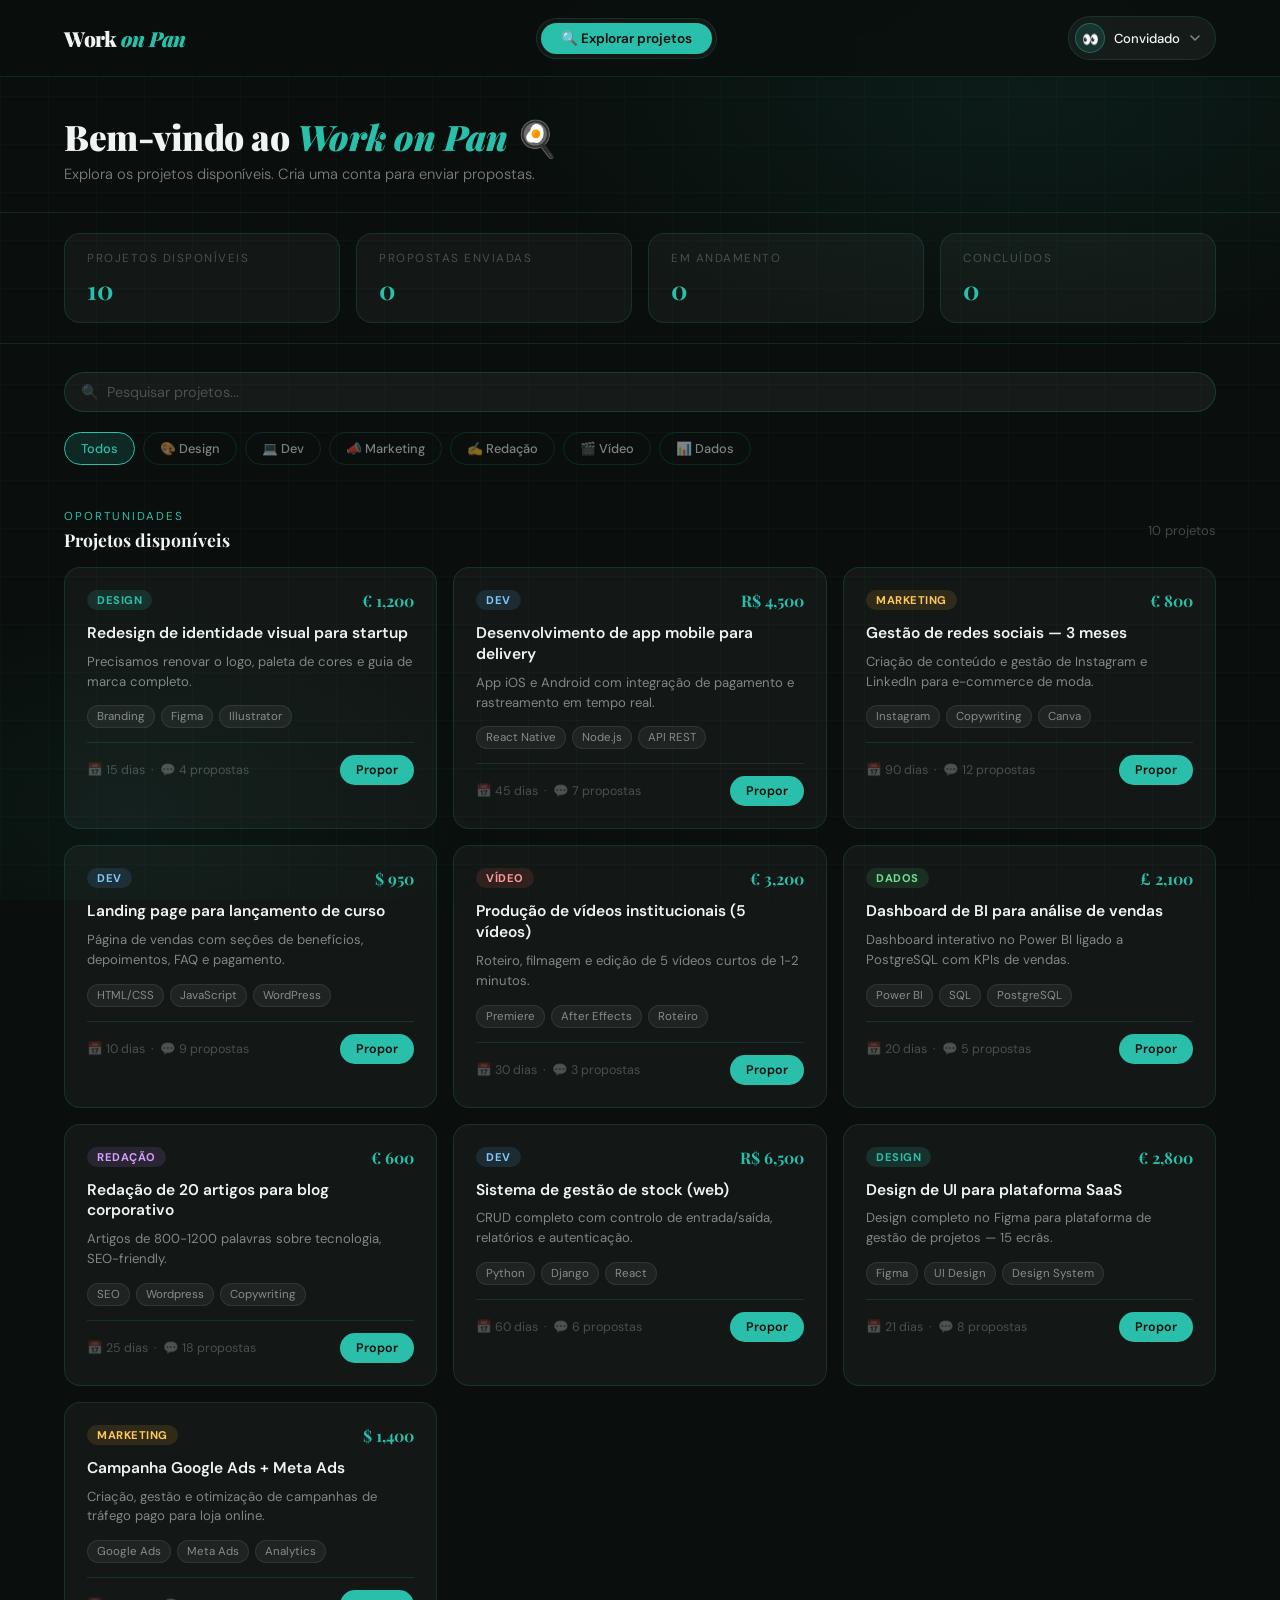
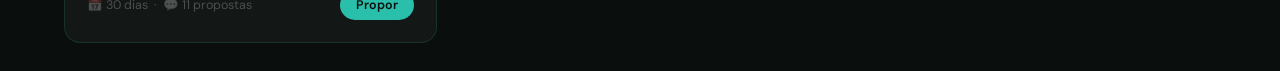
<file: index.html>
<!DOCTYPE html>
<html lang="pt-PT">
<head>
  <meta charset="UTF-8"/>
  <meta name="viewport" content="width=device-width, initial-scale=1.0"/>
  <title>Work on Pan — Dashboard</title>
  <link href="https://fonts.googleapis.com/css2?family=Playfair+Display:ital,wght@0,700;0,900;1,700&family=DM+Sans:wght@300;400;500&display=swap" rel="stylesheet"/>
  <style>
    *, *::before, *::after { box-sizing: border-box; margin: 0; padding: 0; }

    :root {
      --bg: #0a0f0d;
      --bg2: #0e1512;
      --teal: #2abfaa;
      --teal-dim: rgba(42,191,170,0.15);
      --white: #f0f5f3;
      --gray: rgba(240,245,243,0.5);
      --gray2: rgba(240,245,243,0.25);
      --card-bg: rgba(255,255,255,0.04);
      --card-border: rgba(42,191,170,0.15);
      --radius: 16px;
    }

    html, body { min-height: 100%; background: var(--bg); color: var(--white); font-family: 'DM Sans', sans-serif; overflow-x: hidden; }

    body::before {
      content: ''; position: fixed; inset: 0;
      background:
        radial-gradient(ellipse 70% 50% at 80% 10%, rgba(42,191,170,0.08) 0%, transparent 60%),
        radial-gradient(ellipse 50% 40% at 10% 90%, rgba(42,191,170,0.05) 0%, transparent 60%);
      pointer-events: none; z-index: 0;
    }

    body::after {
      content: ''; position: fixed; inset: 0;
      background-image: linear-gradient(rgba(42,191,170,0.03) 1px, transparent 1px), linear-gradient(90deg, rgba(42,191,170,0.03) 1px, transparent 1px);
      background-size: 48px 48px; pointer-events: none; z-index: 0;
    }

    /* ── NAVBAR ── */
    .navbar {
      position: sticky; top: 0; z-index: 100;
      display: flex; align-items: center; justify-content: space-between;
      padding: 16px 5%;
      background: rgba(10,15,13,0.88);
      backdrop-filter: blur(16px);
      border-bottom: 1px solid var(--card-border);
    }

    .logo {
      font-family: 'Playfair Display', serif;
      font-size: 1.3rem; font-weight: 900;
      color: var(--white); text-decoration: none;
      letter-spacing: -0.5px;
    }
    .logo span { color: var(--teal); font-style: italic; }

    .nav-center {
      display: flex; gap: 6px;
      background: rgba(255,255,255,0.04);
      border: 1px solid var(--card-border);
      border-radius: 50px; padding: 4px;
    }

    .nav-tab {
      padding: 7px 20px; border-radius: 50px;
      font-size: 0.85rem; font-weight: 500;
      cursor: pointer; color: var(--gray);
      border: none; background: none;
      font-family: 'DM Sans', sans-serif;
      transition: background 0.2s, color 0.2s;
    }
    .nav-tab.active { background: var(--teal); color: var(--bg); font-weight: 600; }

    .nav-right { display: flex; align-items: center; gap: 14px; }

    .perfil-badge {
      font-size: 0.78rem; font-weight: 500;
      padding: 6px 14px;
      border: 1px solid var(--card-border);
      border-radius: 50px;
      color: var(--teal);
      background: var(--teal-dim);
    }

    .btn-sair {
      font-size: 0.82rem; color: var(--gray2);
      background: none; border: none;
      cursor: pointer; font-family: 'DM Sans', sans-serif;
      transition: color 0.2s;
    }
    .btn-sair:hover { color: var(--white); }

    /* ── PROFILE DROPDOWN ── */
    .profile-menu-wrap { position: relative; }

    .profile-btn {
      display: flex; align-items: center; gap: 9px;
      background: rgba(255,255,255,0.05);
      border: 1px solid var(--card-border);
      border-radius: 50px; padding: 6px 14px 6px 6px;
      cursor: pointer; color: var(--white);
      font-family: 'DM Sans', sans-serif;
      transition: background 0.2s, border-color 0.2s;
    }
    .profile-btn:hover { background: rgba(42,191,170,0.1); border-color: var(--teal); }
    .profile-btn.open  { background: rgba(42,191,170,0.1); border-color: var(--teal); }

    .profile-avatar {
      width: 30px; height: 30px; border-radius: 50%;
      background: var(--teal-dim); border: 1.5px solid rgba(42,191,170,0.4);
      display: flex; align-items: center; justify-content: center;
      font-size: 0.85rem; flex-shrink: 0;
      font-family: 'Playfair Display', serif; font-weight: 700;
      color: var(--teal); overflow: hidden;
    }
    .profile-avatar img { width: 100%; height: 100%; object-fit: cover; }

    .profile-name { font-size: 0.82rem; font-weight: 500; color: var(--white); }

    /* DROPDOWN */
    .profile-dropdown {
      display: none;
      position: absolute; top: calc(100% + 10px); right: 0;
      min-width: 220px;
      background: #111a17;
      border: 1.5px solid var(--card-border);
      border-radius: 16px; padding: 8px;
      box-shadow: 0 16px 48px rgba(0,0,0,0.5);
      z-index: 200;
      animation: dropDown 0.2s ease both;
    }
    .profile-dropdown.open { display: block; }

    @keyframes dropDown {
      from { opacity: 0; transform: translateY(-8px); }
      to   { opacity: 1; transform: translateY(0); }
    }

    .pd-header {
      display: flex; align-items: center; gap: 12px;
      padding: 10px 10px 12px;
    }

    .pd-avatar {
      width: 40px; height: 40px; border-radius: 50%;
      background: var(--teal-dim); border: 1.5px solid rgba(42,191,170,0.3);
      display: flex; align-items: center; justify-content: center;
      font-family: 'Playfair Display', serif; font-weight: 700;
      font-size: 1rem; color: var(--teal); flex-shrink: 0; overflow: hidden;
    }
    .pd-avatar img { width: 100%; height: 100%; object-fit: cover; }

    .pd-info { min-width: 0; }
    .pd-info strong { display: block; font-size: 0.9rem; font-weight: 600; color: var(--white); white-space: nowrap; overflow: hidden; text-overflow: ellipsis; }
    .pd-info span { font-size: 0.75rem; color: var(--gray); }

    .pd-sep { height: 1px; background: var(--card-border); margin: 4px 0; }

    .pd-item {
      display: flex; align-items: center; gap: 10px;
      width: 100%; padding: 10px 12px;
      background: none; border: none;
      color: var(--gray); font-family: 'DM Sans', sans-serif;
      font-size: 0.88rem; cursor: pointer; border-radius: 10px;
      text-align: left; transition: background 0.15s, color 0.15s;
    }
    .pd-item:hover { background: rgba(255,255,255,0.06); color: var(--white); }
    .pd-item.pd-sair { color: rgba(255,100,100,0.7); }
    .pd-item.pd-sair:hover { background: rgba(255,80,80,0.1); color: #ff8080; }

    .pd-icon { font-size: 0.95rem; width: 18px; text-align: center; flex-shrink: 0; }

    /* ── LAYOUT ── */
    .page { position: relative; z-index: 1; }

    /* Cada vista */
    .vista { display: none; }
    .vista.active { display: block; }

    /* ── DASHBOARD HEADER ── */
    .dash-header {
      padding: 36px 5% 28px;
      border-bottom: 1px solid var(--card-border);
      animation: fadeDown 0.5s ease both;
    }

    .dash-header h1 {
      font-family: 'Playfair Display', serif;
      font-size: clamp(1.6rem, 3vw, 2.2rem);
      font-weight: 900; letter-spacing: -0.5px;
      margin-bottom: 4px;
    }
    .dash-header h1 span { color: var(--teal); font-style: italic; }
    .dash-header p { color: var(--gray); font-size: 0.92rem; font-weight: 300; }

    /* ── STATS BAR ── */
    .stats-bar {
      display: flex; gap: 16px; flex-wrap: wrap;
      padding: 20px 5%;
      border-bottom: 1px solid var(--card-border);
      animation: fadeIn 0.6s ease 0.1s both;
    }

    .stat-card {
      background: var(--card-bg);
      border: 1px solid var(--card-border);
      border-radius: var(--radius);
      padding: 16px 22px;
      flex: 1; min-width: 130px;
    }
    .stat-card .label { font-size: 0.73rem; color: var(--gray2); text-transform: uppercase; letter-spacing: 1.5px; margin-bottom: 6px; }
    .stat-card .value { font-family: 'Playfair Display', serif; font-size: 1.6rem; font-weight: 700; color: var(--white); }
    .stat-card .value span { color: var(--teal); }

    /* ── MAIN CONTENT ── */
    .dash-body { padding: 28px 5%; display: grid; gap: 24px; }

    /* ── SECTION TITLE ── */
    .sec-header { display: flex; justify-content: space-between; align-items: center; margin-bottom: 16px; flex-wrap: wrap; gap: 10px; }
    .sec-title { font-family: 'Playfair Display', serif; font-size: 1.1rem; font-weight: 700; }
    .sec-label { font-size: 0.72rem; text-transform: uppercase; letter-spacing: 2px; color: var(--teal); margin-bottom: 4px; }

    /* ── CARDS GRID ── */
    .cards-grid { display: grid; grid-template-columns: repeat(auto-fill, minmax(280px, 1fr)); gap: 16px; }

    /* ── PROJETO CARD ── */
    .proj-card {
      background: var(--card-bg);
      border: 1.5px solid var(--card-border);
      border-radius: var(--radius);
      padding: 22px;
      transition: border-color 0.2s, box-shadow 0.2s, transform 0.2s;
      cursor: pointer;
      animation: fadeUp 0.5s ease both;
    }
    .proj-card:hover { border-color: var(--teal); box-shadow: 0 8px 32px rgba(42,191,170,0.15); transform: translateY(-3px); }

    .proj-card-top { display: flex; justify-content: space-between; align-items: flex-start; margin-bottom: 12px; gap: 10px; }

    .cat-badge {
      font-size: 0.7rem; font-weight: 700;
      padding: 3px 10px; border-radius: 50px;
      text-transform: uppercase; letter-spacing: 0.5px;
    }
    .cat-Design  { background: rgba(42,191,170,0.15); color: var(--teal); }
    .cat-Dev     { background: rgba(100,180,255,0.12); color: #7ec8ff; }
    .cat-Marketing { background: rgba(255,180,50,0.12); color: #ffc85a; }
    .cat-Redação { background: rgba(200,130,255,0.12); color: #d49fff; }
    .cat-Vídeo   { background: rgba(255,100,100,0.12); color: #ff9999; }
    .cat-Dados   { background: rgba(80,200,120,0.12); color: #70e090; }

    .proj-budget {
      font-family: 'Playfair Display', serif;
      font-size: 1rem; font-weight: 700; color: var(--teal);
      white-space: nowrap;
    }

    .proj-card h3 { font-size: 0.97rem; font-weight: 600; margin-bottom: 8px; line-height: 1.35; color: var(--white); }
    .proj-card p  { font-size: 0.82rem; color: var(--gray); margin-bottom: 14px; line-height: 1.5; }

    .proj-tags { display: flex; flex-wrap: wrap; gap: 6px; margin-bottom: 14px; }
    .proj-tags span {
      font-size: 0.72rem; padding: 3px 9px;
      border-radius: 50px;
      background: rgba(255,255,255,0.05);
      border: 1px solid rgba(255,255,255,0.08);
      color: var(--gray);
    }

    .proj-footer {
      display: flex; justify-content: space-between; align-items: center;
      border-top: 1px solid var(--card-border); padding-top: 12px;
      font-size: 0.78rem; color: var(--gray2); flex-wrap: wrap; gap: 8px;
    }

    .btn-teal {
      padding: 7px 16px; background: var(--teal); color: var(--bg);
      border: none; border-radius: 50px;
      font-size: 0.78rem; font-weight: 600;
      cursor: pointer; font-family: 'DM Sans', sans-serif;
      transition: transform 0.15s, box-shadow 0.15s;
    }
    .btn-teal:hover { transform: scale(1.04); box-shadow: 0 4px 16px rgba(42,191,170,0.3); }

    .btn-ghost {
      padding: 7px 16px; background: transparent;
      border: 1px solid var(--card-border); color: var(--gray);
      border-radius: 50px; font-size: 0.78rem; font-weight: 500;
      cursor: pointer; font-family: 'DM Sans', sans-serif;
      transition: border-color 0.15s, color 0.15s;
    }
    .btn-ghost:hover { border-color: var(--teal); color: var(--teal); }

    /* ── FREELANCER CARD ── */
    .free-card {
      background: var(--card-bg);
      border: 1.5px solid var(--card-border);
      border-radius: var(--radius);
      padding: 22px;
      display: flex; flex-direction: column; gap: 12px;
      transition: border-color 0.2s, box-shadow 0.2s, transform 0.2s;
      cursor: pointer;
      animation: fadeUp 0.5s ease both;
    }
    .free-card:hover { border-color: var(--teal); box-shadow: 0 8px 32px rgba(42,191,170,0.15); transform: translateY(-3px); }

    .free-top { display: flex; align-items: center; gap: 14px; }

    .avatar {
      width: 46px; height: 46px; border-radius: 50%;
      background: var(--teal-dim); border: 2px solid rgba(42,191,170,0.3);
      display: flex; align-items: center; justify-content: center;
      font-family: 'Playfair Display', serif;
      font-size: 1rem; font-weight: 700; color: var(--teal);
      flex-shrink: 0;
    }

    .free-info strong { display: block; font-size: 0.97rem; font-weight: 600; margin-bottom: 2px; }
    .free-info span { font-size: 0.78rem; color: var(--teal); }

    .stars { color: #ffc85a; font-size: 0.8rem; letter-spacing: 1px; }

    .free-bio { font-size: 0.82rem; color: var(--gray); line-height: 1.5; }

    .free-tags { display: flex; flex-wrap: wrap; gap: 6px; }
    .free-tags span {
      font-size: 0.72rem; padding: 3px 9px; border-radius: 50px;
      background: rgba(255,255,255,0.05); border: 1px solid rgba(255,255,255,0.08); color: var(--gray);
    }

    .free-footer { display: flex; justify-content: space-between; align-items: center; border-top: 1px solid var(--card-border); padding-top: 12px; flex-wrap: wrap; gap: 8px; }
    .free-rate { font-family: 'Playfair Display', serif; font-size: 0.95rem; font-weight: 700; color: var(--teal); }

    /* ── PUBLICAR PROJETO FORM ── */
    .pub-box {
      background: var(--card-bg);
      border: 1.5px solid var(--card-border);
      border-radius: var(--radius);
      padding: 28px;
      animation: fadeUp 0.5s ease 0.1s both;
    }

    .pub-box h3 { font-family: 'Playfair Display', serif; font-size: 1.1rem; font-weight: 700; margin-bottom: 20px; }

    .form-row { display: grid; grid-template-columns: 1fr 1fr; gap: 16px; }

    .form-group { display: flex; flex-direction: column; gap: 6px; margin-bottom: 14px; }
    .form-group label { font-size: 0.78rem; font-weight: 500; color: var(--gray); letter-spacing: 0.3px; }

    .form-group input,
    .form-group select,
    .form-group textarea {
      width: 100%; padding: 11px 14px;
      background: rgba(255,255,255,0.05);
      border: 1.5px solid rgba(42,191,170,0.2);
      border-radius: 10px; color: var(--white);
      font-family: 'DM Sans', sans-serif; font-size: 0.9rem;
      outline: none; transition: border-color 0.2s, background 0.2s;
    }
    .form-group input::placeholder, .form-group textarea::placeholder { color: rgba(240,245,243,0.2); }
    .form-group input:focus, .form-group select:focus, .form-group textarea:focus { border-color: var(--teal); background: rgba(42,191,170,0.05); }
    .form-group select option { background: #0a0f0d; }
    .form-group textarea { resize: vertical; min-height: 90px; }
    .form-group small { font-size: 0.73rem; color: var(--gray2); }

    .btn-pub {
      padding: 13px 32px;
      background: var(--teal); color: var(--bg);
      border: none; border-radius: 50px;
      font-family: 'Playfair Display', serif;
      font-size: 1rem; font-weight: 700; cursor: pointer;
      transition: transform 0.2s, box-shadow 0.2s;
    }
    .btn-pub:hover { transform: translateY(-2px); box-shadow: 0 8px 28px rgba(42,191,170,0.35); }

    .pub-success {
      display: none;
      background: rgba(42,191,170,0.1);
      border: 1px solid rgba(42,191,170,0.3);
      border-radius: 12px; padding: 16px;
      text-align: center; color: var(--teal);
      font-size: 0.92rem; margin-bottom: 16px;
    }

    /* ── PROJETOS DO CLIENTE (os seus) ── */
    .meus-proj-card {
      background: var(--card-bg);
      border: 1.5px solid var(--card-border);
      border-radius: var(--radius);
      padding: 20px 22px;
      display: flex; justify-content: space-between; align-items: center;
      gap: 16px; flex-wrap: wrap;
      animation: fadeUp 0.5s ease both;
      transition: border-color 0.2s;
    }
    .meus-proj-card:hover { border-color: rgba(42,191,170,0.35); }

    .mpj-info h4 { font-size: 0.97rem; font-weight: 600; margin-bottom: 4px; }
    .mpj-info span { font-size: 0.78rem; color: var(--gray); }

    .mpj-status {
      font-size: 0.72rem; font-weight: 600;
      padding: 4px 12px; border-radius: 50px;
      text-transform: uppercase; letter-spacing: 0.5px;
    }
    .status-aberto  { background: rgba(42,191,170,0.15); color: var(--teal); }
    .status-andamento { background: rgba(255,200,90,0.15); color: #ffc85a; }
    .status-concluido { background: rgba(80,200,120,0.12); color: #70e090; }

    /* ── FILTROS ── */
    .filtros {
      display: flex; gap: 8px; flex-wrap: wrap; margin-bottom: 20px;
      animation: fadeIn 0.5s ease 0.1s both;
    }

    .filtro-btn {
      padding: 7px 16px; border-radius: 50px;
      font-size: 0.8rem; font-weight: 500;
      border: 1px solid var(--card-border);
      background: none; color: var(--gray);
      cursor: pointer; font-family: 'DM Sans', sans-serif;
      transition: all 0.2s;
    }
    .filtro-btn:hover, .filtro-btn.active { border-color: var(--teal); color: var(--teal); background: var(--teal-dim); }

    .search-bar {
      display: flex; gap: 10px; margin-bottom: 20px;
      animation: fadeIn 0.5s ease both;
    }
    .search-bar input {
      flex: 1; padding: 10px 16px;
      background: rgba(255,255,255,0.05);
      border: 1.5px solid rgba(42,191,170,0.2);
      border-radius: 50px; color: var(--white);
      font-family: 'DM Sans', sans-serif; font-size: 0.9rem;
      outline: none; transition: border-color 0.2s;
    }
    .search-bar input::placeholder { color: var(--gray2); }
    .search-bar input:focus { border-color: var(--teal); }

    /* ── MODAL ── */
    .modal-overlay {
      display: none; position: fixed; inset: 0;
      background: rgba(0,0,0,0.7); backdrop-filter: blur(4px);
      z-index: 200; align-items: center; justify-content: center; padding: 20px;
    }
    .modal-overlay.open { display: flex; }

    .modal {
      background: #111a17;
      border: 1.5px solid var(--card-border);
      border-radius: 20px; padding: 36px;
      max-width: 520px; width: 100%;
      max-height: 90vh; overflow-y: auto;
      position: relative; animation: slideUp 0.3s ease;
    }

    @keyframes slideUp { from { transform: translateY(20px); opacity: 0; } to { transform: translateY(0); opacity: 1; } }

    .modal-close {
      position: absolute; top: 16px; right: 16px;
      background: rgba(255,255,255,0.06); border: none;
      border-radius: 50%; width: 34px; height: 34px;
      font-size: 0.9rem; cursor: pointer; color: var(--gray);
      display: flex; align-items: center; justify-content: center;
      transition: background 0.2s;
    }
    .modal-close:hover { background: rgba(255,255,255,0.12); color: var(--white); }

    .modal h3 { font-family: 'Playfair Display', serif; font-size: 1.3rem; margin-bottom: 8px; }
    .modal > p { color: var(--gray); font-size: 0.88rem; margin-bottom: 20px; line-height: 1.6; }

    .modal-meta {
      display: flex; gap: 10px; flex-wrap: wrap; margin-bottom: 22px;
    }
    .modal-meta-item {
      background: rgba(255,255,255,0.05); border: 1px solid var(--card-border);
      border-radius: 10px; padding: 10px 16px; font-size: 0.82rem;
    }
    .modal-meta-item strong { color: var(--teal); display: block; font-size: 0.95rem; }

    .modal-sep { border: none; border-top: 1px solid var(--card-border); margin: 20px 0; }

    /* ── EMPTY STATE ── */
    .empty-state {
      text-align: center; padding: 60px 20px; color: var(--gray2);
      grid-column: 1 / -1;
    }
    .empty-state div { font-size: 2.8rem; margin-bottom: 12px; }
    .empty-state p { font-size: 0.9rem; }

    /* ── FOOTER ── */
    .page-footer {
      margin-top: 60px; padding: 24px 5%;
      border-top: 1px solid var(--card-border);
      display: flex; justify-content: space-between; align-items: center;
      flex-wrap: wrap; gap: 12px;
      font-size: 0.78rem; color: var(--gray2);
    }
    .page-footer a { color: var(--teal); text-decoration: none; }

    /* ── ANIMATIONS ── */
    @keyframes fadeDown { from { opacity: 0; transform: translateY(-10px); } to { opacity: 1; transform: translateY(0); } }
    @keyframes fadeUp   { from { opacity: 0; transform: translateY(12px);  } to { opacity: 1; transform: translateY(0); } }
    @keyframes fadeIn   { from { opacity: 0; } to { opacity: 1; } }

    @media (max-width: 700px) {
      .form-row { grid-template-columns: 1fr; }
      .nav-center { display: none; }
      .cards-grid { grid-template-columns: 1fr; }
    }
  </style>
</head>
<body>

<!-- NAVBAR -->
<nav class="navbar">
  <a href="index.html" class="logo">Work <span>on Pan</span></a>

  <div class="nav-center" id="navCenter">
    <!-- tabs dinâmicos injetados por JS -->
  </div>

  <div class="nav-right">
    <!-- PERFIL DROPDOWN -->
    <div class="profile-menu-wrap" id="profileMenuWrap">
      <button class="profile-btn" id="profileBtn" onclick="toggleProfileMenu()">
        <div class="profile-avatar" id="profileAvatar">👤</div>
        <span class="profile-name" id="profileName">Conta</span>
        <svg width="12" height="12" viewBox="0 0 12 12" fill="none" style="opacity:0.5;transition:transform 0.2s" id="profileChevron">
          <path d="M2 4l4 4 4-4" stroke="currentColor" stroke-width="1.5" stroke-linecap="round" stroke-linejoin="round"/>
        </svg>
      </button>

      <!-- DROPDOWN -->
      <div class="profile-dropdown" id="profileDropdown">
        <!-- cabeçalho -->
        <div class="pd-header">
          <div class="pd-avatar" id="pdAvatar">👤</div>
          <div class="pd-info">
            <strong id="pdNome">Utilizador</strong>
            <span id="pdHandle">@utilizador</span>
          </div>
        </div>

        <div class="pd-sep"></div>

        <button class="pd-item" onclick="irPerfil()">
          <span class="pd-icon">✦</span> O meu perfil
        </button>
        <button class="pd-item" onclick="irConfiguracoes()">
          <span class="pd-icon">⚙</span> Definições
        </button>
        <button class="pd-item" onclick="irAjuda()">
          <span class="pd-icon">◎</span> Ajuda
        </button>

        <div class="pd-sep"></div>

        <button class="pd-item pd-sair" onclick="sair()">
          <span class="pd-icon">↪</span> Terminar sessão
        </button>
      </div>
    </div>
  </div>
</nav>

<div class="page" id="page">

  <!-- ╔══════════════════════════════╗ -->
  <!-- ║   VISTA FREELANCER           ║ -->
  <!-- ╚══════════════════════════════╝ -->
  <div class="vista" id="vistaFreelancer">

    <div class="dash-header">
      <h1>Bom trabalho, <span>Freelancer</span> 👷</h1>
      <p>Encontra projetos, envia propostas e cresce na tua carreira.</p>
    </div>

    <div class="stats-bar">
      <div class="stat-card">
        <div class="label">Projetos disponíveis</div>
        <div class="value"><span id="fTotalProj">10</span></div>
      </div>
      <div class="stat-card">
        <div class="label">Propostas enviadas</div>
        <div class="value"><span>0</span></div>
      </div>
      <div class="stat-card">
        <div class="label">Em andamento</div>
        <div class="value"><span>0</span></div>
      </div>
      <div class="stat-card">
        <div class="label">Concluídos</div>
        <div class="value"><span>0</span></div>
      </div>
    </div>

    <div class="dash-body">

      <!-- PESQUISA + FILTROS -->
      <div>
        <div class="search-bar">
          <input type="text" id="fSearch" placeholder="🔍  Pesquisar projetos..." oninput="renderFreelancerProjs()"/>
        </div>
        <div class="filtros" id="fFiltros">
          <button class="filtro-btn active" onclick="setFiltro(this, '')" data-cat="">Todos</button>
          <button class="filtro-btn" onclick="setFiltro(this, 'Design')" data-cat="Design">🎨 Design</button>
          <button class="filtro-btn" onclick="setFiltro(this, 'Dev')" data-cat="Dev">💻 Dev</button>
          <button class="filtro-btn" onclick="setFiltro(this, 'Marketing')" data-cat="Marketing">📣 Marketing</button>
          <button class="filtro-btn" onclick="setFiltro(this, 'Redação')" data-cat="Redação">✍️ Redação</button>
          <button class="filtro-btn" onclick="setFiltro(this, 'Vídeo')" data-cat="Vídeo">🎬 Vídeo</button>
          <button class="filtro-btn" onclick="setFiltro(this, 'Dados')" data-cat="Dados">📊 Dados</button>
        </div>
      </div>

      <!-- LISTA DE PROJETOS -->
      <div>
        <div class="sec-header">
          <div>
            <div class="sec-label">Oportunidades</div>
            <div class="sec-title">Projetos disponíveis</div>
          </div>
          <span id="fCountLabel" style="font-size:0.82rem;color:var(--gray2)"></span>
        </div>
        <div class="cards-grid" id="fProjGrid"></div>
      </div>

    </div>
  </div>

  <!-- ╔══════════════════════════════╗ -->
  <!-- ║   VISTA CLIENTE              ║ -->
  <!-- ╚══════════════════════════════╝ -->
  <div class="vista" id="vistaCliente">

    <div class="dash-header">
      <h1>Olá, <span>Cliente</span> 🧑</h1>
      <p>Publica projetos, encontra os melhores freelancers e faz acontecer.</p>
    </div>

    <div class="stats-bar">
      <div class="stat-card">
        <div class="label">Projetos publicados</div>
        <div class="value"><span id="cTotalProj">0</span></div>
      </div>
      <div class="stat-card">
        <div class="label">Propostas recebidas</div>
        <div class="value"><span id="cTotalProp">0</span></div>
      </div>
      <div class="stat-card">
        <div class="label">Em andamento</div>
        <div class="value"><span>0</span></div>
      </div>
      <div class="stat-card">
        <div class="label">Freelancers disponíveis</div>
        <div class="value"><span>2.4k<span style="font-size:1rem">+</span></span></div>
      </div>
    </div>

    <div class="dash-body">

      <!-- PUBLICAR PROJETO -->
      <div>
        <div class="sec-header" style="margin-bottom:16px">
          <div>
            <div class="sec-label">Nova oferta</div>
            <div class="sec-title">Publicar projeto</div>
          </div>
        </div>

        <div class="pub-box">
          <div class="pub-success" id="pubSuccess">🎉 Projeto publicado com sucesso! Já está visível para os freelancers.</div>

          <div class="form-row">
            <div class="form-group">
              <label>Título do projeto</label>
              <input type="text" id="pubTitulo" placeholder="Ex: Redesign do meu site"/>
            </div>
            <div class="form-group">
              <label>Categoria</label>
              <select id="pubCat">
                <option value="">Seleciona a categoria</option>
                <option value="Design">🎨 Design & UI/UX</option>
                <option value="Dev">💻 Desenvolvimento</option>
                <option value="Marketing">📣 Marketing Digital</option>
                <option value="Redação">✍️ Redação & Conteúdo</option>
                <option value="Vídeo">🎬 Vídeo & Animação</option>
                <option value="Dados">📊 Dados & BI</option>
              </select>
            </div>
          </div>

          <div class="form-group">
            <label>Descrição do projeto</label>
            <textarea id="pubDesc" placeholder="Descreve o que precisas, os objetivos e os detalhes importantes..."></textarea>
          </div>

          <div class="form-row">
            <div class="form-group">
              <label>Orçamento</label>
              <input type="number" id="pubBudget" placeholder="Ex: 500"/>
            </div>
            <div class="form-group">
              <label>Moeda</label>
              <select id="pubMoeda">
                <option value="EUR">€ Euro (padrão)</option>
                <option value="BRL">R$ Real Brasileiro</option>
                <option value="USD">$ Dólar Americano</option>
                <option value="GBP">£ Libra Esterlina</option>
                <option value="CHF">Fr Franco Suíço</option>
                <option value="CAD">C$ Dólar Canadiano</option>
              </select>
            </div>
          </div>

          <div class="form-row">
            <div class="form-group">
              <label>Prazo (dias)</label>
              <input type="number" id="pubPrazo" placeholder="Ex: 15"/>
            </div>
            <div class="form-group">
              <label>Tags (separadas por vírgula)</label>
              <input type="text" id="pubTags" placeholder="Ex: Figma, Branding, Logo"/>
            </div>
          </div>

          <button class="btn-pub" onclick="publicarProjeto()">🍳 Publicar projeto</button>
        </div>
      </div>

      <!-- MEUS PROJETOS -->
      <div>
        <div class="sec-header">
          <div>
            <div class="sec-label">Os teus projetos</div>
            <div class="sec-title">Publicados por ti</div>
          </div>
        </div>
        <div id="meusProjetosLista" style="display:flex;flex-direction:column;gap:12px">
          <div class="empty-state">
            <div>📋</div>
            <p>Ainda não publicaste nenhum projeto.<br/>Usa o formulário acima para começar!</p>
          </div>
        </div>
      </div>

      <!-- FREELANCERS -->
      <div>
        <div class="sec-header">
          <div>
            <div class="sec-label">Talentos</div>
            <div class="sec-title">Freelancers disponíveis</div>
          </div>
        </div>
        <div class="cards-grid" id="cFreeGrid"></div>
      </div>

    </div>
  </div>

</div><!-- /page -->

<!-- MODAL PROPOSTA (Freelancer) -->
<div class="modal-overlay" id="modalProposta" onclick="fecharModalProposta(event)">
  <div class="modal">
    <button class="modal-close" onclick="document.getElementById('modalProposta').classList.remove('open')">✕</button>
    <h3 id="mpTitulo"></h3>
    <p id="mpDesc"></p>
    <div class="modal-meta">
      <div class="modal-meta-item"><strong id="mpBudget"></strong>Orçamento</div>
      <div class="modal-meta-item"><strong id="mpMoeda"></strong>Moeda</div>
      <div class="modal-meta-item"><strong id="mpPrazo"></strong>Prazo</div>
      <div class="modal-meta-item"><strong id="mpCliente"></strong>Cliente</div>
    </div>
    <hr class="modal-sep"/>
    <p style="font-size:0.9rem;font-weight:600;margin-bottom:14px;color:var(--white)">Enviar proposta</p>
    <div style="display:grid;grid-template-columns:1fr 1fr;gap:12px">
      <div class="form-group"><label>O teu valor</label><input type="number" id="mpValor" placeholder="Ex: 400"/></div>
      <div class="form-group">
        <label>Moeda da proposta</label>
        <select id="mpMoedaProp">
          <option value="EUR">€ Euro</option>
          <option value="BRL">R$ Real</option>
          <option value="USD">$ Dólar</option>
          <option value="GBP">£ Libra</option>
          <option value="CHF">Fr Franco</option>
          <option value="CAD">C$ Canadiano</option>
        </select>
      </div>
    </div>
    <div class="form-group"><label>Prazo de entrega</label><input type="text" id="mpPrazoProp" placeholder="Ex: 10 dias"/></div>
    <div class="form-group"><label>Mensagem ao cliente</label><textarea id="mpMsg" placeholder="Apresenta-te e explica porque és o ideal..."></textarea></div>
    <div id="mpSuccess" style="display:none;background:rgba(42,191,170,0.1);border:1px solid rgba(42,191,170,0.3);border-radius:10px;padding:12px;text-align:center;color:var(--teal);font-size:0.88rem;margin-bottom:12px">✅ Proposta enviada!</div>
    <button class="btn-teal" style="width:100%;padding:13px;font-size:0.95rem;border-radius:12px" onclick="enviarProposta()">Enviar proposta →</button>
  </div>
</div>

<!-- MODAL FREELANCER (Cliente) -->
<div class="modal-overlay" id="modalFreelancer" onclick="fecharModalFree(event)">
  <div class="modal">
    <button class="modal-close" onclick="document.getElementById('modalFreelancer').classList.remove('open')">✕</button>
    <div style="display:flex;align-items:center;gap:16px;margin-bottom:16px">
      <div class="avatar" id="mfAvatar" style="width:56px;height:56px;font-size:1.2rem"></div>
      <div>
        <h3 id="mfNome" style="margin-bottom:4px"></h3>
        <span style="color:var(--teal);font-size:0.85rem" id="mfArea"></span>
      </div>
    </div>
    <div class="stars" id="mfStars" style="margin-bottom:12px"></div>
    <p id="mfBio" style="font-size:0.88rem;color:var(--gray);line-height:1.6;margin-bottom:16px"></p>
    <div class="modal-meta">
      <div class="modal-meta-item"><strong id="mfRate"></strong>Valor/hora</div>
      <div class="modal-meta-item"><strong id="mfProj"></strong>Projetos feitos</div>
    </div>
    <hr class="modal-sep"/>
    <div id="mfTags" style="display:flex;flex-wrap:wrap;gap:6px;margin-bottom:20px"></div>
    <button class="btn-teal" style="width:100%;padding:13px;font-size:0.95rem;border-radius:12px" onclick="contatarFreelancer()">💬 Contactar freelancer</button>
    <div id="mfContactSuccess" style="display:none;background:rgba(42,191,170,0.1);border:1px solid rgba(42,191,170,0.3);border-radius:10px;padding:12px;text-align:center;color:var(--teal);font-size:0.88rem;margin-top:12px">✅ Pedido de contacto enviado!</div>
  </div>
</div>

<script>
// ═══════════════════════════════════
// DADOS
// ═══════════════════════════════════
const MOEDAS = {
  EUR: { simbolo: '€', nome: 'Euro' },
  BRL: { simbolo: 'R$', nome: 'Real' },
  USD: { simbolo: '$', nome: 'Dólar' },
  GBP: { simbolo: '£', nome: 'Libra' },
  CHF: { simbolo: 'Fr', nome: 'Franco' },
  CAD: { simbolo: 'C$', nome: 'CAD' },
};

const projetos = [
  { id:1, titulo:"Redesign de identidade visual para startup", desc:"Precisamos renovar o logo, paleta de cores e guia de marca completo.", categoria:"Design", budget:1200, moeda:"EUR", prazo:15, tags:["Branding","Figma","Illustrator"], cliente:"TechStart Lda", propostas:4, data:"2025-06-01" },
  { id:2, titulo:"Desenvolvimento de app mobile para delivery", desc:"App iOS e Android com integração de pagamento e rastreamento em tempo real.", categoria:"Dev", budget:4500, moeda:"BRL", prazo:45, tags:["React Native","Node.js","API REST"], cliente:"FoodExpress", propostas:7, data:"2025-05-30" },
  { id:3, titulo:"Gestão de redes sociais — 3 meses", desc:"Criação de conteúdo e gestão de Instagram e LinkedIn para e-commerce de moda.", categoria:"Marketing", budget:800, moeda:"EUR", prazo:90, tags:["Instagram","Copywriting","Canva"], cliente:"ModaVibe", propostas:12, data:"2025-05-28" },
  { id:4, titulo:"Landing page para lançamento de curso", desc:"Página de vendas com seções de benefícios, depoimentos, FAQ e pagamento.", categoria:"Dev", budget:950, moeda:"USD", prazo:10, tags:["HTML/CSS","JavaScript","WordPress"], cliente:"EduPro Cursos", propostas:9, data:"2025-05-27" },
  { id:5, titulo:"Produção de vídeos institucionais (5 vídeos)", desc:"Roteiro, filmagem e edição de 5 vídeos curtos de 1-2 minutos.", categoria:"Vídeo", budget:3200, moeda:"EUR", prazo:30, tags:["Premiere","After Effects","Roteiro"], cliente:"Construtora Alfa", propostas:3, data:"2025-05-26" },
  { id:6, titulo:"Dashboard de BI para análise de vendas", desc:"Dashboard interativo no Power BI ligado a PostgreSQL com KPIs de vendas.", categoria:"Dados", budget:2100, moeda:"GBP", prazo:20, tags:["Power BI","SQL","PostgreSQL"], cliente:"Distribuidora Norte", propostas:5, data:"2025-05-25" },
  { id:7, titulo:"Redação de 20 artigos para blog corporativo", desc:"Artigos de 800-1200 palavras sobre tecnologia, SEO-friendly.", categoria:"Redação", budget:600, moeda:"EUR", prazo:25, tags:["SEO","Wordpress","Copywriting"], cliente:"AgênciaWeb360", propostas:18, data:"2025-05-24" },
  { id:8, titulo:"Sistema de gestão de stock (web)", desc:"CRUD completo com controlo de entrada/saída, relatórios e autenticação.", categoria:"Dev", budget:6500, moeda:"BRL", prazo:60, tags:["Python","Django","React"], cliente:"Atacado Max", propostas:6, data:"2025-05-23" },
  { id:9, titulo:"Design de UI para plataforma SaaS", desc:"Design completo no Figma para plataforma de gestão de projetos — 15 ecrãs.", categoria:"Design", budget:2800, moeda:"EUR", prazo:21, tags:["Figma","UI Design","Design System"], cliente:"FlowWork", propostas:8, data:"2025-05-22" },
  { id:10, titulo:"Campanha Google Ads + Meta Ads", desc:"Criação, gestão e otimização de campanhas de tráfego pago para loja online.", categoria:"Marketing", budget:1400, moeda:"USD", prazo:30, tags:["Google Ads","Meta Ads","Analytics"], cliente:"Loja Online XYZ", propostas:11, data:"2025-05-21" },
];

const freelancers = [
  { id:1, nome:"Ana Moura", area:"UI/UX Designer", bio:"5 anos de experiência em design de interfaces para startups e grandes empresas. Especialista em Figma e pesquisa de utilizador.", tags:["Figma","UI Design","UX Research","Prototyping"], rate:"€ 45/h", projetos:38, stars:5 },
  { id:2, nome:"Rafael Bastos", area:"Dev Full Stack", bio:"Programador full stack com foco em React e Node.js. Já desenvolvi mais de 30 aplicações web e mobile para clientes em Portugal e Brasil.", tags:["React","Node.js","PostgreSQL","Docker"], rate:"€ 55/h", projetos:31, stars:5 },
  { id:3, nome:"Mariana Costa", area:"Marketing Digital", bio:"Especialista em crescimento orgânico e pago. Geri campanhas com orçamentos acima de €50k mensais para e-commerces.", tags:["Google Ads","Meta Ads","SEO","Analytics"], rate:"€ 40/h", projetos:22, stars:4 },
  { id:4, nome:"Pedro Alves", area:"Copywriter & SEO", bio:"Redator especializado em conteúdo para blogs, landing pages e email marketing. Mais de 500 artigos publicados.", tags:["SEO","Copywriting","WordPress","Email Mkt"], rate:"€ 30/h", projetos:55, stars:5 },
  { id:5, nome:"Sofia Neves", area:"Motion Designer", bio:"Animações e vídeos institucionais com foco em storytelling. Cliente inclui marcas como Nos, Galp e CTT.", tags:["After Effects","Premiere","Motion","Illustrator"], rate:"€ 50/h", projetos:17, stars:5 },
  { id:6, nome:"Tiago Ferreira", area:"Data Analyst", bio:"Analista de dados com expertise em Power BI, Python e SQL. Transformo dados em insights acionáveis para negócios.", tags:["Power BI","Python","SQL","Tableau"], rate:"€ 48/h", projetos:24, stars:4 },
];

// Projetos criados pelo cliente na sessão
let meusProjectos = [];
let filtroAtivo = '';
let projetoModalAtual = null;
let freelancerModalAtual = null;

// ═══════════════════════════════════
// INICIALIZAÇÃO
// ═══════════════════════════════════
document.addEventListener('DOMContentLoaded', () => {
  const perfil = sessionStorage.getItem('perfil') || 'convidado';
  iniciarDashboard(perfil);
});

function iniciarDashboard(perfil) {
  // Ler dados do perfil guardados
  const dadosPerfil = JSON.parse(sessionStorage.getItem('userProfile') || '{}');
  const nomeGuardado = dadosPerfil.nome || dadosPerfil.nome || '';

  // Gerar iniciais ou emoji
  const isFreelancer = perfil === 'freelancer';
  const isCliente    = perfil === 'cliente';
  const emoji        = isFreelancer ? '👷' : isCliente ? '🧑' : '👀';
  const labelPerfil  = isFreelancer ? 'Freelancer' : isCliente ? 'Cliente' : 'Convidado';
  const nomeDisplay  = nomeGuardado || labelPerfil;
  const handle       = '@' + nomeDisplay.toLowerCase().replace(/\s+/g, '');

  // Iniciais para o avatar
  const iniciais = nomeGuardado
    ? nomeGuardado.split(' ').map(n => n[0]).join('').substring(0,2).toUpperCase()
    : emoji;

  // Atualizar navbar avatar + nome
  document.getElementById('profileAvatar').textContent = iniciais;
  document.getElementById('profileName').textContent   = nomeDisplay;
  document.getElementById('pdAvatar').textContent      = iniciais;
  document.getElementById('pdNome').textContent        = nomeDisplay;
  document.getElementById('pdHandle').textContent      = handle;

  // Tabs nav
  const navCenter = document.getElementById('navCenter');
  if (perfil === 'freelancer') {
    navCenter.innerHTML = `<button class="nav-tab active">🔍 Projetos</button>`;
    document.getElementById('vistaFreelancer').classList.add('active');
    renderFreelancerProjs();
  } else if (perfil === 'cliente') {
    navCenter.innerHTML = `
      <button class="nav-tab active" onclick="setClienteTab(this,'publicar')">➕ Publicar</button>
      <button class="nav-tab" onclick="setClienteTab(this,'freelancers')">👷 Freelancers</button>
    `;
    document.getElementById('vistaCliente').classList.add('active');
    renderFreelancers();
  } else {
    navCenter.innerHTML = `<button class="nav-tab active">🔍 Explorar projetos</button>`;
    document.getElementById('vistaFreelancer').classList.add('active');
    document.querySelector('.dash-header h1').innerHTML = 'Bem-vindo ao <span>Work on Pan</span> 🍳';
    document.querySelector('.dash-header p').textContent = 'Explora os projetos disponíveis. Cria uma conta para enviar propostas.';
    renderFreelancerProjs();
  }
}

// ── DROPDOWN PERFIL ──
function toggleProfileMenu() {
  const btn      = document.getElementById('profileBtn');
  const dropdown = document.getElementById('profileDropdown');
  const chevron  = document.getElementById('profileChevron');
  const isOpen   = dropdown.classList.contains('open');

  dropdown.classList.toggle('open', !isOpen);
  btn.classList.toggle('open', !isOpen);
  chevron.style.transform = isOpen ? 'rotate(0deg)' : 'rotate(180deg)';
}

// Fechar ao clicar fora
document.addEventListener('click', e => {
  const wrap = document.getElementById('profileMenuWrap');
  if (wrap && !wrap.contains(e.target)) {
    document.getElementById('profileDropdown').classList.remove('open');
    document.getElementById('profileBtn').classList.remove('open');
    document.getElementById('profileChevron').style.transform = 'rotate(0deg)';
  }
});

function irPerfil()        { window.location.href = 'perfil.html'; }
function irConfiguracoes() { window.location.href = 'definicoes.html'; }
function irAjuda()         { alert('Ajuda — em breve!'); }

function setClienteTab(btn, tab) {
  document.querySelectorAll('.nav-tab').forEach(t => t.classList.remove('active'));
  btn.classList.add('active');
  // scroll suave para a secção
  const target = tab === 'publicar'
    ? document.querySelector('.pub-box')
    : document.getElementById('cFreeGrid');
  if (target) target.scrollIntoView({ behavior: 'smooth', block: 'start' });
}

function sair() {
  sessionStorage.removeItem('perfil');
  sessionStorage.removeItem('userProfile');
  window.location.href = 'login.html';
}

// ═══════════════════════════════════
// VISTA FREELANCER — projetos
// ═══════════════════════════════════
function setFiltro(btn, cat) {
  filtroAtivo = cat;
  document.querySelectorAll('.filtro-btn').forEach(b => b.classList.remove('active'));
  btn.classList.add('active');
  renderFreelancerProjs();
}

function renderFreelancerProjs() {
  const search = (document.getElementById('fSearch')?.value || '').toLowerCase();
  // Combinar projetos base + projetos publicados pelo cliente
  const todos = [...projetos, ...meusProjectos];

  let lista = todos.filter(p => {
    const matchCat = !filtroAtivo || p.categoria === filtroAtivo;
    const matchSearch = !search || p.titulo.toLowerCase().includes(search) || p.desc.toLowerCase().includes(search) || p.tags.some(t => t.toLowerCase().includes(search));
    return matchCat && matchSearch;
  });

  document.getElementById('fTotalProj').textContent = todos.length;
  document.getElementById('fCountLabel').textContent = `${lista.length} projeto${lista.length !== 1 ? 's' : ''}`;

  const grid = document.getElementById('fProjGrid');
  if (lista.length === 0) {
    grid.innerHTML = `<div class="empty-state"><div>🔍</div><p>Nenhum projeto encontrado.</p></div>`;
    return;
  }

  grid.innerHTML = lista.map((p, i) => `
    <div class="proj-card" style="animation-delay:${i * 0.05}s" onclick="abrirModalProposta(${p.id}, ${p.id > 100 ? '"custom"' : 'null'})">
      <div class="proj-card-top">
        <span class="cat-badge cat-${p.categoria}">${p.categoria}</span>
        <span class="proj-budget">${MOEDAS[p.moeda]?.simbolo || '€'} ${p.budget.toLocaleString()}</span>
      </div>
      <h3>${p.titulo}</h3>
      <p>${p.desc}</p>
      <div class="proj-tags">${p.tags.map(t => `<span>${t}</span>`).join('')}</div>
      <div class="proj-footer">
        <span>📅 ${p.prazo} dias &nbsp;·&nbsp; 💬 ${p.propostas} propostas</span>
        <button class="btn-teal" onclick="event.stopPropagation();abrirModalPropostaById(${p.id})">Propor</button>
      </div>
    </div>
  `).join('');
}

function abrirModalPropostaById(id) {
  const todos = [...projetos, ...meusProjectos];
  const p = todos.find(x => x.id === id);
  if (!p) return;
  projetoModalAtual = p;

  document.getElementById('mpTitulo').textContent = p.titulo;
  document.getElementById('mpDesc').textContent = p.desc;
  document.getElementById('mpBudget').textContent = `${MOEDAS[p.moeda]?.simbolo || '€'} ${p.budget.toLocaleString()}`;
  document.getElementById('mpMoeda').textContent = p.moeda;
  document.getElementById('mpPrazo').textContent = `${p.prazo} dias`;
  document.getElementById('mpCliente').textContent = p.cliente;
  document.getElementById('mpMoedaProp').value = p.moeda;
  document.getElementById('mpValor').value = '';
  document.getElementById('mpPrazoProp').value = '';
  document.getElementById('mpMsg').value = '';
  document.getElementById('mpSuccess').style.display = 'none';
  document.querySelector('#modalProposta .btn-teal').disabled = false;
  document.querySelector('#modalProposta .btn-teal').textContent = 'Enviar proposta →';

  document.getElementById('modalProposta').classList.add('open');
  document.body.style.overflow = 'hidden';
}

function abrirModalProposta(id) { abrirModalPropostaById(id); }

function fecharModalProposta(event) {
  if (event && event.target !== document.getElementById('modalProposta')) return;
  document.getElementById('modalProposta').classList.remove('open');
  document.body.style.overflow = '';
}

function enviarProposta() {
  const perfil = sessionStorage.getItem('perfil');
  if (perfil === 'convidado' || !perfil) {
    alert('Precisas de criar uma conta para enviar propostas!');
    window.location.href = 'cadastro.html?tipo=freelancer';
    return;
  }
  const valor = document.getElementById('mpValor').value;
  const prazo = document.getElementById('mpPrazoProp').value;
  const msg   = document.getElementById('mpMsg').value;
  if (!valor || !prazo || !msg) { alert('Preenche todos os campos da proposta.'); return; }

  const btn = document.querySelector('#modalProposta .btn-teal');
  btn.textContent = 'A enviar...'; btn.disabled = true;

  setTimeout(() => {
    document.getElementById('mpSuccess').style.display = 'block';
    setTimeout(() => {
      document.getElementById('modalProposta').classList.remove('open');
      document.body.style.overflow = '';
      btn.disabled = false; btn.textContent = 'Enviar proposta →';
    }, 1800);
  }, 900);
}

// ═══════════════════════════════════
// VISTA CLIENTE — publicar projeto
// ═══════════════════════════════════
function publicarProjeto() {
  const titulo  = document.getElementById('pubTitulo').value;
  const cat     = document.getElementById('pubCat').value;
  const desc    = document.getElementById('pubDesc').value;
  const budget  = document.getElementById('pubBudget').value;
  const moeda   = document.getElementById('pubMoeda').value;
  const prazo   = document.getElementById('pubPrazo').value;
  const tagsRaw = document.getElementById('pubTags').value;

  if (!titulo || !cat || !desc || !budget || !prazo) {
    alert('Preenche pelo menos o título, categoria, descrição, orçamento e prazo.');
    return;
  }

  const novo = {
    id: Date.now(),
    titulo, categoria: cat, desc,
    budget: parseInt(budget), moeda,
    prazo: parseInt(prazo),
    tags: tagsRaw ? tagsRaw.split(',').map(t => t.trim()).filter(Boolean) : [],
    cliente: 'Tu',
    propostas: 0,
    data: new Date().toISOString().split('T')[0]
  };

  meusProjectos.push(novo);

  // Atualizar stats
  document.getElementById('cTotalProj').textContent = meusProjectos.length;

  // Mostrar sucesso
  const suc = document.getElementById('pubSuccess');
  suc.style.display = 'block';
  setTimeout(() => { suc.style.display = 'none'; }, 3000);

  // Limpar form
  ['pubTitulo','pubCat','pubDesc','pubBudget','pubPrazo','pubTags'].forEach(id => {
    const el = document.getElementById(id);
    if (el) el.value = '';
  });

  renderMeusProjetos();
}

function renderMeusProjetos() {
  const lista = document.getElementById('meusProjetosLista');
  if (meusProjectos.length === 0) {
    lista.innerHTML = `<div class="empty-state"><div>📋</div><p>Ainda não publicaste nenhum projeto.<br/>Usa o formulário acima para começar!</p></div>`;
    return;
  }

  lista.innerHTML = meusProjectos.map(p => `
    <div class="meus-proj-card">
      <div class="mpj-info">
        <h4>${p.titulo}</h4>
        <span>${p.categoria} &nbsp;·&nbsp; ${MOEDAS[p.moeda]?.simbolo || '€'} ${p.budget.toLocaleString()} &nbsp;·&nbsp; ${p.prazo} dias</span>
      </div>
      <div style="display:flex;align-items:center;gap:10px;flex-wrap:wrap">
        <span class="mpj-status status-aberto">Aberto</span>
        <span style="font-size:0.78rem;color:var(--gray2)">0 propostas</span>
        <button class="btn-ghost" onclick="removerProjeto(${p.id})">Remover</button>
      </div>
    </div>
  `).join('');
}

function removerProjeto(id) {
  meusProjectos = meusProjectos.filter(p => p.id !== id);
  document.getElementById('cTotalProj').textContent = meusProjectos.length;
  renderMeusProjetos();
}

// ═══════════════════════════════════
// VISTA CLIENTE — freelancers
// ═══════════════════════════════════
function renderFreelancers() {
  const grid = document.getElementById('cFreeGrid');
  grid.innerHTML = freelancers.map((f, i) => `
    <div class="free-card" style="animation-delay:${i * 0.06}s" onclick="abrirModalFree(${f.id})">
      <div class="free-top">
        <div class="avatar">${f.nome.split(' ').map(n=>n[0]).join('')}</div>
        <div class="free-info">
          <strong>${f.nome}</strong>
          <span>${f.area}</span>
        </div>
      </div>
      <div class="stars">${'★'.repeat(f.stars)}${'☆'.repeat(5 - f.stars)}</div>
      <p class="free-bio">${f.bio}</p>
      <div class="free-tags">${f.tags.map(t => `<span>${t}</span>`).join('')}</div>
      <div class="free-footer">
        <span class="free-rate">${f.rate}</span>
        <button class="btn-teal" onclick="event.stopPropagation();abrirModalFree(${f.id})">Ver perfil</button>
      </div>
    </div>
  `).join('');
}

function abrirModalFree(id) {
  const f = freelancers.find(x => x.id === id);
  if (!f) return;
  freelancerModalAtual = f;

  document.getElementById('mfAvatar').textContent = f.nome.split(' ').map(n=>n[0]).join('');
  document.getElementById('mfNome').textContent = f.nome;
  document.getElementById('mfArea').textContent = f.area;
  document.getElementById('mfStars').textContent = '★'.repeat(f.stars) + '☆'.repeat(5 - f.stars);
  document.getElementById('mfBio').textContent = f.bio;
  document.getElementById('mfRate').textContent = f.rate;
  document.getElementById('mfProj').textContent = f.projetos;
  document.getElementById('mfTags').innerHTML = f.tags.map(t => `<span class="proj-tags"><span>${t}</span></span>`).join('');
  document.getElementById('mfContactSuccess').style.display = 'none';
  document.querySelector('#modalFreelancer .btn-teal').textContent = '💬 Contactar freelancer';
  document.querySelector('#modalFreelancer .btn-teal').disabled = false;

  document.getElementById('modalFreelancer').classList.add('open');
  document.body.style.overflow = 'hidden';
}

function fecharModalFree(event) {
  if (event && event.target !== document.getElementById('modalFreelancer')) return;
  document.getElementById('modalFreelancer').classList.remove('open');
  document.body.style.overflow = '';
}

function contatarFreelancer() {
  const btn = document.querySelector('#modalFreelancer .btn-teal');
  btn.textContent = 'A enviar...'; btn.disabled = true;
  setTimeout(() => {
    document.getElementById('mfContactSuccess').style.display = 'block';
  }, 800);
}

// Fechar modais com ESC
document.addEventListener('keydown', e => {
  if (e.key === 'Escape') {
    document.querySelectorAll('.modal-overlay.open').forEach(m => {
      m.classList.remove('open');
      document.body.style.overflow = '';
    });
  }
});
</script>
</body>
</html>
</file>
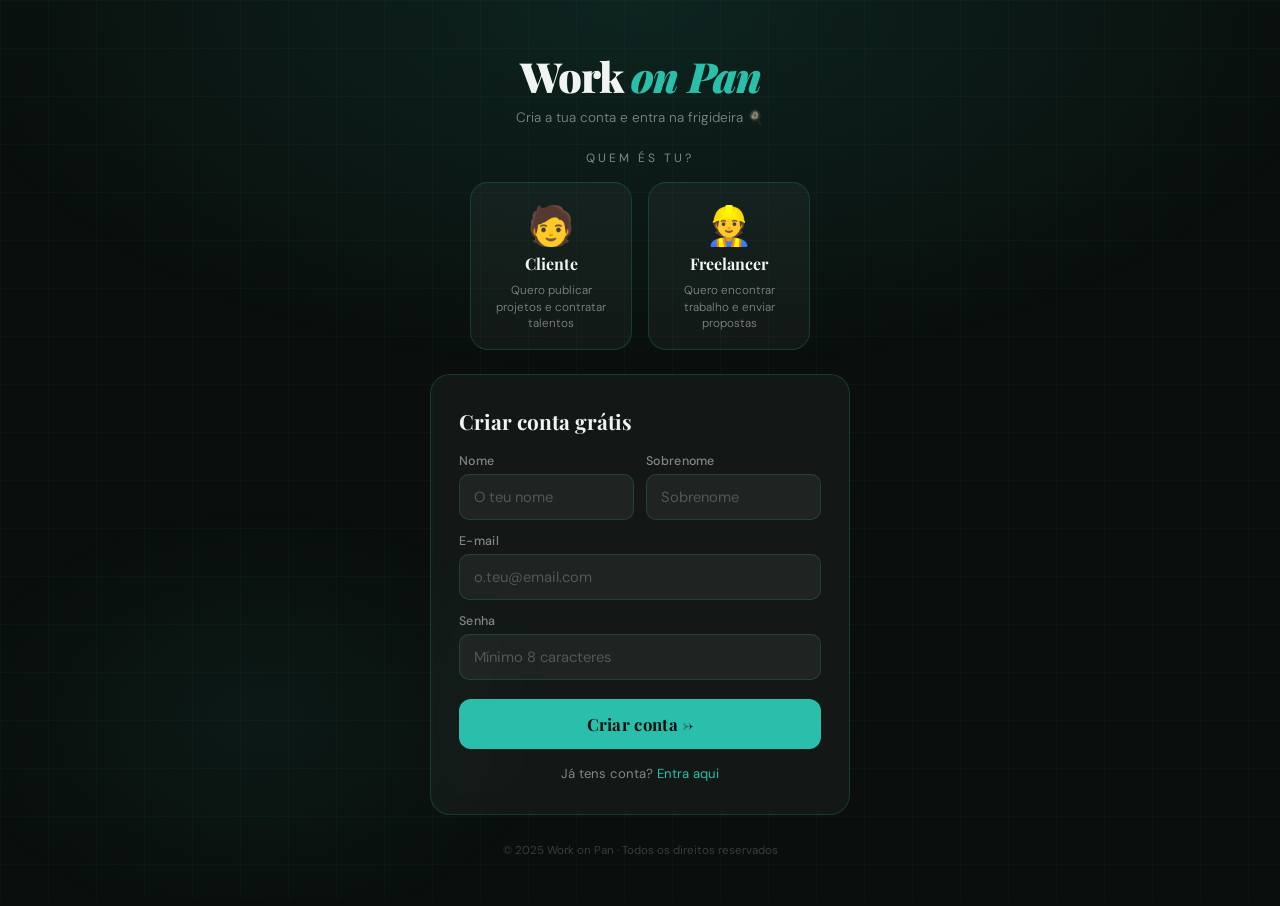
<file: cadastro.html>
<!DOCTYPE html>
<html lang="pt-PT">
<head>
  <meta charset="UTF-8"/>
  <meta name="viewport" content="width=device-width, initial-scale=1.0"/>
  <title>Criar Conta — Work on Pan</title>
  <link href="https://fonts.googleapis.com/css2?family=Playfair+Display:ital,wght@0,700;0,900;1,700&family=DM+Sans:wght@300;400;500&display=swap" rel="stylesheet"/>
  <style>
    *, *::before, *::after { box-sizing: border-box; margin: 0; padding: 0; }

    :root {
      --bg: #0a0f0d;
      --teal: #2abfaa;
      --white: #f0f5f3;
      --gray: rgba(240,245,243,0.5);
      --card-bg: rgba(255,255,255,0.04);
      --card-border: rgba(42,191,170,0.2);
    }

    html, body {
      min-height: 100%;
      background: var(--bg);
      color: var(--white);
      font-family: 'DM Sans', sans-serif;
      overflow-x: hidden;
    }

    body::before {
      content: '';
      position: fixed; inset: 0;
      background:
        radial-gradient(ellipse 80% 60% at 50% 0%, rgba(42,191,170,0.12) 0%, transparent 70%),
        radial-gradient(ellipse 40% 40% at 20% 80%, rgba(42,191,170,0.06) 0%, transparent 60%);
      pointer-events: none; z-index: 0;
    }

    body::after {
      content: '';
      position: fixed; inset: 0;
      background-image:
        linear-gradient(rgba(42,191,170,0.04) 1px, transparent 1px),
        linear-gradient(90deg, rgba(42,191,170,0.04) 1px, transparent 1px);
      background-size: 48px 48px;
      pointer-events: none; z-index: 0;
    }

    .wrapper {
      position: relative; z-index: 1;
      min-height: 100vh;
      display: flex; flex-direction: column;
      align-items: center; justify-content: center;
      padding: 48px 20px; gap: 0;
    }

    /* HEADER */
    .site-header {
      text-align: center; margin-bottom: 24px;
      animation: fadeDown 0.7s ease both;
    }

    .site-name {
      font-family: 'Playfair Display', serif;
      font-size: clamp(1.8rem, 4vw, 2.6rem);
      font-weight: 900; letter-spacing: -1px;
      color: var(--white); text-decoration: none; display: inline-block;
    }
    .site-name span { color: var(--teal); font-style: italic; }

    .site-tagline {
      margin-top: 6px; font-size: 0.85rem;
      font-weight: 300; color: var(--gray);
    }

    /* PERFIL CARDS */
    .choose-label {
      font-size: 0.75rem; text-transform: uppercase;
      letter-spacing: 3px; color: var(--gray);
      text-align: center; margin-bottom: 16px;
      animation: fadeIn 0.8s ease 0.3s both;
    }

    .role-cards {
      display: flex; gap: 16px; flex-wrap: wrap;
      justify-content: center; margin-bottom: 24px;
      animation: fadeUp 0.8s ease 0.4s both;
    }

    .role-card {
      position: relative;
      background: var(--card-bg);
      border: 1.5px solid var(--card-border);
      border-radius: 18px;
      padding: 24px 22px 18px;
      width: 162px;
      display: flex; flex-direction: column;
      align-items: center; gap: 8px;
      cursor: pointer; color: var(--white);
      transition: transform 0.25s, border-color 0.25s, background 0.25s, box-shadow 0.25s;
      backdrop-filter: blur(8px); overflow: hidden;
    }

    .role-card::before {
      content: '';
      position: absolute; inset: 0;
      background: radial-gradient(circle at 50% 0%, rgba(42,191,170,0.15), transparent 70%);
      opacity: 0; transition: opacity 0.3s;
    }

    .role-card:hover { transform: translateY(-4px) scale(1.02); border-color: var(--teal); background: rgba(42,191,170,0.08); box-shadow: 0 10px 40px rgba(42,191,170,0.2); }
    .role-card:hover::before { opacity: 1; }
    .role-card.selected { border-color: var(--teal); background: rgba(42,191,170,0.12); box-shadow: 0 0 0 2px var(--teal), 0 10px 40px rgba(42,191,170,0.25); }

    .role-emoji { font-size: 2.4rem; line-height: 1; transition: transform 0.3s; }
    .role-card:hover .role-emoji { transform: scale(1.15) rotate(-5deg); }

    .role-name { font-family: 'Playfair Display', serif; font-size: 1rem; font-weight: 700; }
    .role-desc { font-size: 0.73rem; color: var(--gray); text-align: center; font-weight: 300; line-height: 1.4; }

    .role-pill {
      position: absolute; top: 10px; right: 10px;
      background: var(--teal); color: var(--bg);
      font-size: 0.62rem; font-weight: 700;
      padding: 2px 7px; border-radius: 50px;
      opacity: 0; transition: opacity 0.2s;
    }
    .role-card:hover .role-pill, .role-card.selected .role-pill { opacity: 1; }

    /* FORM BOX */
    .form-box {
      width: 100%; max-width: 420px;
      background: var(--card-bg);
      border: 1.5px solid var(--card-border);
      border-radius: 20px; padding: 32px 28px;
      backdrop-filter: blur(10px);
      animation: fadeUp 0.8s ease 0.5s both;
    }

    .form-title {
      font-family: 'Playfair Display', serif;
      font-size: 1.3rem; font-weight: 700;
      margin-bottom: 18px; color: var(--white);
    }

    .role-warning {
      display: none;
      background: rgba(42,191,170,0.1);
      border: 1px solid rgba(42,191,170,0.3);
      border-radius: 10px; padding: 10px 14px;
      font-size: 0.82rem; color: var(--teal);
      text-align: center; margin-bottom: 14px;
    }
    .role-warning.show { display: block; }

    .success-msg {
      display: none;
      background: rgba(42,191,170,0.12);
      border: 1px solid rgba(42,191,170,0.4);
      border-radius: 12px; padding: 16px;
      text-align: center; color: var(--teal);
      font-size: 0.92rem; margin-bottom: 16px;
    }

    .grid-2 { display: grid; grid-template-columns: 1fr 1fr; gap: 12px; }

    .form-group { display: flex; flex-direction: column; gap: 5px; margin-bottom: 13px; }

    .form-group label { font-size: 0.78rem; font-weight: 500; color: var(--gray); letter-spacing: 0.3px; }

    .form-group input,
    .form-group select,
    .form-group textarea {
      width: 100%; padding: 12px 14px;
      background: rgba(255,255,255,0.05);
      border: 1.5px solid rgba(42,191,170,0.2);
      border-radius: 10px; color: var(--white);
      font-family: 'DM Sans', sans-serif; font-size: 0.92rem;
      outline: none; transition: border-color 0.2s, background 0.2s;
    }
    .form-group input::placeholder, .form-group textarea::placeholder { color: rgba(240,245,243,0.25); }
    .form-group input:focus, .form-group select:focus, .form-group textarea:focus { border-color: var(--teal); background: rgba(42,191,170,0.06); }
    .form-group select option { background: #0a0f0d; color: var(--white); }
    .form-group textarea { resize: vertical; min-height: 80px; }
    .form-group small { font-size: 0.73rem; color: rgba(240,245,243,0.3); margin-top: 2px; }

    /* CAMPOS EXTRA com animação */
    .extra-fields {
      overflow: hidden;
      transition: max-height 0.4s ease, opacity 0.3s ease;
      max-height: 0; opacity: 0;
    }
    .extra-fields.open { max-height: 700px; opacity: 1; }

    .section-sep {
      display: flex; align-items: center;
      gap: 10px; margin: 14px 0 12px;
    }
    .section-sep span { font-size: 0.7rem; text-transform: uppercase; letter-spacing: 2px; color: rgba(240,245,243,0.3); white-space: nowrap; }
    .section-sep::before, .section-sep::after { content: ''; flex: 1; height: 1px; background: rgba(42,191,170,0.15); }

    .btn-enter {
      width: 100%; padding: 14px;
      background: var(--teal); color: var(--bg);
      border: none; border-radius: 12px;
      font-family: 'Playfair Display', serif;
      font-size: 1.05rem; font-weight: 700;
      cursor: pointer; letter-spacing: 0.3px;
      transition: transform 0.2s, box-shadow 0.2s, background 0.2s;
      margin-top: 6px;
    }
    .btn-enter:hover { transform: translateY(-2px); box-shadow: 0 8px 32px rgba(42,191,170,0.4); background: #35d4bc; }
    .btn-enter:disabled { opacity: 0.5; cursor: not-allowed; transform: none; }

    .form-note { text-align: center; margin-top: 16px; font-size: 0.82rem; color: var(--gray); }
    .form-note a { color: var(--teal); text-decoration: none; }
    .form-note a:hover { text-decoration: underline; }

    .page-footer { margin-top: 28px; font-size: 0.72rem; color: rgba(240,245,243,0.2); text-align: center; animation: fadeIn 1s ease 1s both; }

    @keyframes fadeDown { from { opacity: 0; transform: translateY(-16px); } to { opacity: 1; transform: translateY(0); } }
    @keyframes fadeUp   { from { opacity: 0; transform: translateY(16px);  } to { opacity: 1; transform: translateY(0); } }
    @keyframes fadeIn   { from { opacity: 0; } to { opacity: 1; } }

    @media (max-width: 460px) {
      .form-box { padding: 24px 18px; }
      .grid-2 { grid-template-columns: 1fr; }
      .role-card { width: 140px; }
    }
  </style>
</head>
<body>
<div class="wrapper">

  <header class="site-header">
    <a href="login.html" class="site-name">Work <span>on Pan</span></a>
    <p class="site-tagline">Cria a tua conta e entra na frigideira 🍳</p>
  </header>

  <p class="choose-label">Quem és tu?</p>

  <div class="role-cards">
    <div class="role-card" id="cardCliente" onclick="selecionarPerfil('cliente')">
      <span class="role-pill">✓</span>
      <span class="role-emoji">🧑</span>
      <span class="role-name">Cliente</span>
      <span class="role-desc">Quero publicar projetos e contratar talentos</span>
    </div>
    <div class="role-card" id="cardFreelancer" onclick="selecionarPerfil('freelancer')">
      <span class="role-pill">✓</span>
      <span class="role-emoji">👷</span>
      <span class="role-name">Freelancer</span>
      <span class="role-desc">Quero encontrar trabalho e enviar propostas</span>
    </div>
  </div>

  <div class="form-box">
    <p class="form-title">Criar conta grátis</p>

    <div class="role-warning" id="roleWarning">
      👆 Seleciona primeiro o teu perfil acima!
    </div>

    <div class="success-msg" id="successMsg">
      🎉 Conta criada com sucesso! A redirecionar...
    </div>

    <div class="grid-2">
      <div class="form-group">
        <label>Nome</label>
        <input type="text" id="nome" placeholder="O teu nome"/>
      </div>
      <div class="form-group">
        <label>Sobrenome</label>
        <input type="text" id="sobrenome" placeholder="Sobrenome"/>
      </div>
    </div>

    <div class="form-group">
      <label>E-mail</label>
      <input type="email" id="email" placeholder="o.teu@email.com"/>
    </div>

    <div class="form-group">
      <label>Senha</label>
      <input type="password" id="senha" placeholder="Mínimo 8 caracteres" minlength="8"/>
    </div>

    <!-- EXTRA FREELANCER -->
    <div class="extra-fields" id="camposFreelancer">
      <div class="section-sep"><span>Perfil profissional</span></div>
      <div class="form-group">
        <label>Área de atuação</label>
        <select id="area">
          <option value="">Seleciona a tua área</option>
          <option>Design & UI/UX</option>
          <option>Desenvolvimento Web</option>
          <option>Desenvolvimento Mobile</option>
          <option>Marketing Digital</option>
          <option>Redação & Conteúdo</option>
          <option>Vídeo & Animação</option>
          <option>Dados & BI</option>
          <option>Outro</option>
        </select>
      </div>
      <div class="form-group">
        <label>Bio profissional</label>
        <textarea id="bio" placeholder="Conta um pouco sobre ti e as tuas competências..."></textarea>
      </div>
      <div class="form-group">
        <label>Valor/hora</label>
        <input type="number" id="valorHora" placeholder="Ex: 25"/>
        <small>💡 Em euros por defeito — podes alterar por projeto.</small>
      </div>
    </div>

    <!-- EXTRA CLIENTE -->
    <div class="extra-fields" id="camposCliente">
      <div class="section-sep"><span>Dados da empresa</span></div>
      <div class="form-group">
        <label>Nome da empresa</label>
        <input type="text" id="empresa" placeholder="Nome da tua empresa"/>
      </div>
      <div class="form-group">
        <label>Segmento</label>
        <select id="segmento">
          <option value="">Seleciona o segmento</option>
          <option>Tecnologia</option>
          <option>E-commerce</option>
          <option>Saúde</option>
          <option>Educação</option>
          <option>Finanças</option>
          <option>Marketing</option>
          <option>Outro</option>
        </select>
      </div>
      <div class="form-group">
        <label>Moeda preferida para pagamentos</label>
        <select id="moedaPreferida">
          <option value="EUR">€  Euro (padrão)</option>
          <option value="BRL">R$ Real Brasileiro</option>
          <option value="USD">$  Dólar Americano</option>
          <option value="GBP">£  Libra Esterlina</option>
          <option value="CHF">Fr Franco Suíço</option>
          <option value="CAD">C$ Dólar Canadiano</option>
        </select>
        <small>💡 Podes alterar a moeda em cada projeto publicado.</small>
      </div>
      <div class="form-group">
        <label>Como conheceste o Work on Pan?</label>
        <select id="origem">
          <option value="">Seleciona</option>
          <option>Google</option>
          <option>Indicação</option>
          <option>Redes sociais</option>
          <option>Outro</option>
        </select>
      </div>
    </div>

    <button class="btn-enter" id="btnSubmit" onclick="handleCadastro()">Criar conta →</button>

    <p class="form-note">
      Já tens conta? <a href="login.html">Entra aqui</a>
    </p>
  </div>

  <footer class="page-footer">© 2025 Work on Pan · Todos os direitos reservados</footer>
</div>

<script>
  let perfilAtual = null;

  function selecionarPerfil(perfil) {
    perfilAtual = perfil;
    document.getElementById('cardCliente').classList.toggle('selected', perfil === 'cliente');
    document.getElementById('cardFreelancer').classList.toggle('selected', perfil === 'freelancer');
    document.getElementById('roleWarning').classList.remove('show');

    const card = document.getElementById(perfil === 'cliente' ? 'cardCliente' : 'cardFreelancer');
    card.style.transform = 'scale(0.96)';
    setTimeout(() => { card.style.transform = ''; }, 150);

    document.getElementById('camposFreelancer').classList.toggle('open', perfil === 'freelancer');
    document.getElementById('camposCliente').classList.toggle('open', perfil === 'cliente');
  }

  function handleCadastro() {
    if (!perfilAtual) {
      document.getElementById('roleWarning').classList.add('show');
      document.getElementById('roleWarning').scrollIntoView({ behavior: 'smooth', block: 'center' });
      return;
    }
    const nome  = document.getElementById('nome').value;
    const email = document.getElementById('email').value;
    const senha = document.getElementById('senha').value;
    if (!nome || !email || !senha) { alert('Preenche pelo menos o nome, e-mail e senha.'); return; }

    const btn = document.getElementById('btnSubmit');
    btn.textContent = 'A criar conta...';
    btn.disabled = true;

    setTimeout(() => {
      document.getElementById('successMsg').style.display = 'block';
      btn.style.display = 'none';
      sessionStorage.setItem('perfil', perfilAtual);
      setTimeout(() => { window.location.href = 'perfil.html'; }, 1500);
    }, 1200);
  }

  // Pré-selecionar se vier da URL
  const params = new URLSearchParams(window.location.search);
  if (params.get('tipo')) selecionarPerfil(params.get('tipo'));
</script>
</body>
</html>
</file>
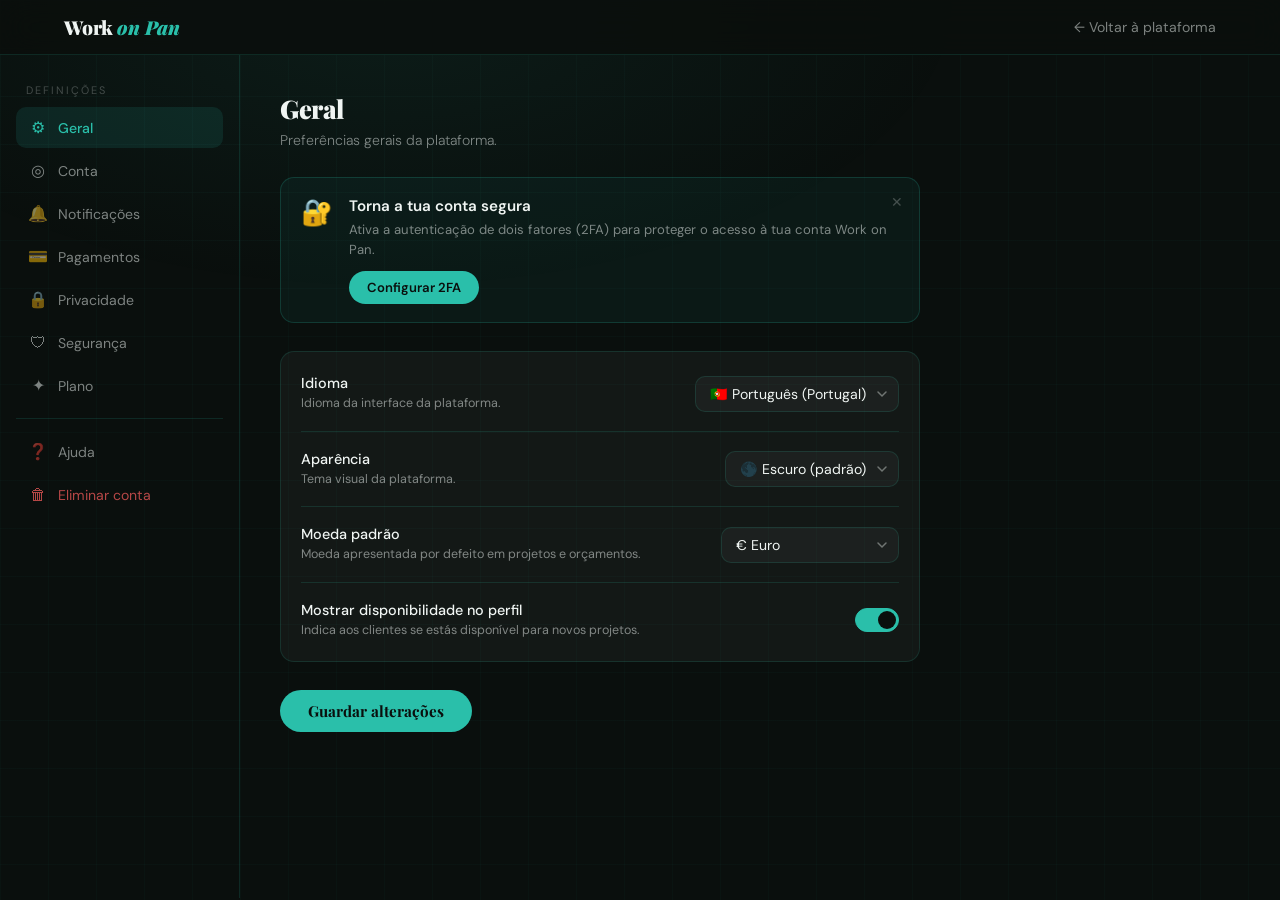
<file: definicoes.html>
<!DOCTYPE html>
<html lang="pt-PT">
<head>
  <meta charset="UTF-8"/>
  <meta name="viewport" content="width=device-width, initial-scale=1.0"/>
  <title>Definições — Work on Pan</title>
  <link href="https://fonts.googleapis.com/css2?family=Playfair+Display:ital,wght@0,700;0,900;1,700&family=DM+Sans:wght@300;400;500&display=swap" rel="stylesheet"/>
  <style>
    *, *::before, *::after { box-sizing: border-box; margin: 0; padding: 0; }

    :root {
      --bg: #0a0f0d;
      --teal: #2abfaa;
      --teal-dim: rgba(42,191,170,0.12);
      --white: #f0f5f3;
      --gray: rgba(240,245,243,0.5);
      --gray2: rgba(240,245,243,0.25);
      --card-bg: rgba(255,255,255,0.04);
      --card-border: rgba(42,191,170,0.15);
      --danger: #ff6060;
      --danger-dim: rgba(255,96,96,0.1);
      --radius: 14px;
    }

    html, body { min-height: 100%; background: var(--bg); color: var(--white); font-family: 'DM Sans', sans-serif; overflow-x: hidden; }

    body::before {
      content: ''; position: fixed; inset: 0;
      background: radial-gradient(ellipse 70% 50% at 30% 0%, rgba(42,191,170,0.08) 0%, transparent 65%);
      pointer-events: none; z-index: 0;
    }
    body::after {
      content: ''; position: fixed; inset: 0;
      background-image: linear-gradient(rgba(42,191,170,0.03) 1px, transparent 1px), linear-gradient(90deg, rgba(42,191,170,0.03) 1px, transparent 1px);
      background-size: 48px 48px; pointer-events: none; z-index: 0;
    }

    /* ── NAVBAR ── */
    .navbar {
      position: sticky; top: 0; z-index: 100;
      display: flex; align-items: center; justify-content: space-between;
      padding: 14px 5%;
      background: rgba(10,15,13,0.9);
      backdrop-filter: blur(16px);
      border-bottom: 1px solid var(--card-border);
    }
    .logo { font-family: 'Playfair Display', serif; font-size: 1.2rem; font-weight: 900; color: var(--white); text-decoration: none; }
    .logo span { color: var(--teal); font-style: italic; }
    .btn-back {
      display: flex; align-items: center; gap: 8px;
      background: none; border: none; color: var(--gray);
      font-family: 'DM Sans', sans-serif; font-size: 0.88rem;
      cursor: pointer; transition: color 0.2s; padding: 0;
    }
    .btn-back:hover { color: var(--white); }

    /* ── LAYOUT ── */
    .layout {
      position: relative; z-index: 1;
      display: grid;
      grid-template-columns: 240px 1fr;
      min-height: calc(100vh - 57px);
    }

    /* ── SIDEBAR ── */
    .sidebar {
      border-right: 1px solid var(--card-border);
      padding: 28px 16px;
      position: sticky; top: 57px;
      height: calc(100vh - 57px);
      overflow-y: auto;
    }

    .sidebar-title {
      font-size: 0.68rem; text-transform: uppercase;
      letter-spacing: 2px; color: var(--gray2);
      padding: 0 10px; margin-bottom: 10px;
    }

    .nav-item {
      display: flex; align-items: center; gap: 10px;
      width: 100%; padding: 10px 12px;
      border-radius: 10px; border: none;
      background: none; color: var(--gray);
      font-family: 'DM Sans', sans-serif; font-size: 0.88rem;
      cursor: pointer; text-align: left;
      transition: background 0.15s, color 0.15s;
      margin-bottom: 2px;
    }
    .nav-item:hover { background: rgba(255,255,255,0.05); color: var(--white); }
    .nav-item.active { background: var(--teal-dim); color: var(--teal); font-weight: 500; }
    .nav-item .ni-icon { font-size: 1rem; width: 20px; text-align: center; flex-shrink: 0; }

    .sidebar-sep { height: 1px; background: var(--card-border); margin: 12px 0; }

    .nav-item.danger { color: rgba(255,96,96,0.7); }
    .nav-item.danger:hover { background: var(--danger-dim); color: var(--danger); }

    /* ── CONTENT ── */
    .content { padding: 36px 40px; max-width: 720px; }

    .section { display: none; }
    .section.active { display: block; animation: fadeIn 0.3s ease both; }

    .section-title {
      font-family: 'Playfair Display', serif;
      font-size: 1.6rem; font-weight: 900;
      letter-spacing: -0.5px; margin-bottom: 6px;
    }
    .section-sub { font-size: 0.88rem; color: var(--gray); margin-bottom: 28px; font-weight: 300; }

    /* ── ALERT CARD ── */
    .alert-card {
      background: rgba(42,191,170,0.06);
      border: 1.5px solid rgba(42,191,170,0.2);
      border-radius: var(--radius); padding: 18px 20px;
      display: flex; gap: 16px; align-items: flex-start;
      margin-bottom: 28px; position: relative;
    }
    .alert-card .ac-icon { font-size: 1.6rem; flex-shrink: 0; }
    .alert-card h4 { font-size: 0.95rem; font-weight: 600; margin-bottom: 4px; }
    .alert-card p  { font-size: 0.82rem; color: var(--gray); line-height: 1.5; }
    .alert-card .btn-teal-sm {
      margin-top: 12px; padding: 8px 18px;
      background: var(--teal); color: var(--bg);
      border: none; border-radius: 50px;
      font-family: 'DM Sans', sans-serif; font-size: 0.82rem;
      font-weight: 600; cursor: pointer;
      transition: transform 0.15s;
    }
    .alert-card .btn-teal-sm:hover { transform: scale(1.03); }
    .alert-close {
      position: absolute; top: 12px; right: 12px;
      background: none; border: none; color: var(--gray2);
      cursor: pointer; font-size: 0.85rem; padding: 4px;
      transition: color 0.2s;
    }
    .alert-close:hover { color: var(--white); }

    /* ── SETTING ROW ── */
    .setting-row {
      display: flex; justify-content: space-between; align-items: center;
      padding: 18px 0;
      border-bottom: 1px solid var(--card-border);
      gap: 20px; flex-wrap: wrap;
    }
    .setting-row:last-child { border-bottom: none; }
    .sr-info { flex: 1; min-width: 180px; }
    .sr-label { font-size: 0.9rem; font-weight: 500; margin-bottom: 3px; }
    .sr-desc  { font-size: 0.78rem; color: var(--gray); line-height: 1.4; }

    /* TOGGLE */
    .toggle {
      position: relative; width: 44px; height: 24px; flex-shrink: 0;
    }
    .toggle input { opacity: 0; width: 0; height: 0; }
    .toggle-slider {
      position: absolute; inset: 0;
      background: rgba(255,255,255,0.1);
      border: 1px solid rgba(255,255,255,0.15);
      border-radius: 24px; cursor: pointer;
      transition: background 0.2s;
    }
    .toggle-slider::before {
      content: ''; position: absolute;
      width: 18px; height: 18px; border-radius: 50%;
      background: var(--gray); top: 2px; left: 2px;
      transition: transform 0.2s, background 0.2s;
    }
    .toggle input:checked + .toggle-slider { background: var(--teal); border-color: var(--teal); }
    .toggle input:checked + .toggle-slider::before { transform: translateX(20px); background: var(--bg); }

    /* SELECT */
    .setting-select {
      padding: 8px 32px 8px 14px;
      background: var(--card-bg);
      border: 1.5px solid var(--card-border);
      border-radius: 10px; color: var(--white);
      font-family: 'DM Sans', sans-serif; font-size: 0.88rem;
      outline: none; cursor: pointer;
      transition: border-color 0.2s;
      appearance: none;
      background-image: url("data:image/svg+xml,%3Csvg xmlns='http://www.w3.org/2000/svg' width='12' height='12' viewBox='0 0 12 12'%3E%3Cpath d='M2 4l4 4 4-4' stroke='rgba(240,245,243,0.4)' stroke-width='1.5' fill='none' stroke-linecap='round'/%3E%3C/svg%3E");
      background-repeat: no-repeat;
      background-position: right 10px center;
    }
    .setting-select:focus { border-color: var(--teal); }
    .setting-select option { background: #0e1512; }

    /* SETTING GROUP CARD */
    .setting-card {
      background: var(--card-bg);
      border: 1.5px solid var(--card-border);
      border-radius: var(--radius); padding: 4px 20px;
      margin-bottom: 20px;
    }

    /* FORM GROUP */
    .form-group { display: flex; flex-direction: column; gap: 5px; margin-bottom: 16px; }
    .form-group label { font-size: 0.78rem; font-weight: 500; color: var(--gray); }
    .form-group input,
    .form-group select,
    .form-group textarea {
      padding: 11px 14px;
      background: rgba(255,255,255,0.05);
      border: 1.5px solid rgba(42,191,170,0.2);
      border-radius: 10px; color: var(--white);
      font-family: 'DM Sans', sans-serif; font-size: 0.9rem;
      outline: none; transition: border-color 0.2s;
      width: 100%;
    }
    .form-group input::placeholder, .form-group textarea::placeholder { color: rgba(240,245,243,0.2); }
    .form-group input:focus, .form-group select:focus, .form-group textarea:focus { border-color: var(--teal); }
    .form-group select option { background: #0a0f0d; }
    .grid-2 { display: grid; grid-template-columns: 1fr 1fr; gap: 14px; }

    /* MOEDA BADGE */
    .moeda-badge {
      font-size: 0.72rem; font-weight: 700; font-family: 'Playfair Display', serif;
      padding: 3px 8px; border-radius: 6px; letter-spacing: 0.5px;
    }
    .moeda-EUR { background: #e8f4fd22; color: #7ec8ff; border: 1px solid #7ec8ff44; }
    .moeda-BRL { background: #e8f5e922; color: #70e090; border: 1px solid #70e09044; }
    .moeda-USD { background: #e3f2fd22; color: #90caff; border: 1px solid #90caff44; }
    .moeda-GBP { background: #f3e5f522; color: #d49fff; border: 1px solid #d49fff44; }

    /* NOTIF BADGE */
    .notif-badge {
      font-size: 0.68rem; padding: 2px 8px;
      border-radius: 50px; font-weight: 600;
    }
    .notif-on  { background: var(--teal-dim); color: var(--teal); }
    .notif-off { background: rgba(255,255,255,0.06); color: var(--gray2); }

    /* DANGER ZONE */
    .danger-card {
      background: rgba(255,96,96,0.05);
      border: 1.5px solid rgba(255,96,96,0.2);
      border-radius: var(--radius); padding: 4px 20px;
    }
    .danger-card .sr-label { color: var(--danger); }

    /* BTNS */
    .btn-save {
      padding: 11px 28px; background: var(--teal); color: var(--bg);
      border: none; border-radius: 50px;
      font-family: 'Playfair Display', serif; font-size: 0.95rem;
      font-weight: 700; cursor: pointer;
      transition: transform 0.2s, box-shadow 0.2s;
    }
    .btn-save:hover { transform: translateY(-1px); box-shadow: 0 6px 20px rgba(42,191,170,0.3); }

    .btn-outline {
      padding: 10px 22px; background: transparent;
      border: 1.5px solid var(--card-border); border-radius: 50px;
      color: var(--gray); font-family: 'DM Sans', sans-serif;
      font-size: 0.88rem; cursor: pointer;
      transition: border-color 0.2s, color 0.2s;
    }
    .btn-outline:hover { border-color: var(--teal); color: var(--teal); }

    .btn-danger {
      padding: 10px 22px; background: var(--danger-dim);
      border: 1.5px solid rgba(255,96,96,0.3); border-radius: 50px;
      color: var(--danger); font-family: 'DM Sans', sans-serif;
      font-size: 0.88rem; cursor: pointer;
      transition: background 0.2s, border-color 0.2s;
    }
    .btn-danger:hover { background: rgba(255,96,96,0.18); border-color: var(--danger); }

    .btn-row { display: flex; gap: 10px; flex-wrap: wrap; padding-top: 8px; }

    /* SAVED TOAST */
    .toast {
      position: fixed; bottom: 28px; right: 28px;
      background: #1a2e28; border: 1px solid rgba(42,191,170,0.3);
      border-radius: 12px; padding: 14px 20px;
      display: flex; align-items: center; gap: 10px;
      font-size: 0.88rem; color: var(--white);
      box-shadow: 0 8px 32px rgba(0,0,0,0.4);
      transform: translateY(80px); opacity: 0;
      transition: transform 0.3s ease, opacity 0.3s ease;
      z-index: 300;
    }
    .toast.show { transform: translateY(0); opacity: 1; }

    /* PLAN CARD */
    .plan-card {
      background: var(--card-bg); border: 1.5px solid var(--card-border);
      border-radius: var(--radius); padding: 20px 22px;
      display: flex; justify-content: space-between; align-items: center;
      gap: 16px; flex-wrap: wrap; margin-bottom: 20px;
    }
    .plan-name { font-family: 'Playfair Display', serif; font-size: 1.1rem; font-weight: 700; }
    .plan-badge { font-size: 0.72rem; font-weight: 700; padding: 3px 10px; border-radius: 50px; background: var(--teal-dim); color: var(--teal); }
    .plan-desc { font-size: 0.82rem; color: var(--gray); margin-top: 4px; }

    /* PRIVACY LEVEL */
    .privacy-opts { display: flex; flex-direction: column; gap: 8px; }
    .privacy-opt {
      display: flex; align-items: center; gap: 12px;
      padding: 12px 16px; border-radius: 10px;
      border: 1.5px solid var(--card-border);
      cursor: pointer; transition: border-color 0.2s, background 0.2s;
    }
    .privacy-opt:hover { border-color: rgba(42,191,170,0.4); background: rgba(42,191,170,0.04); }
    .privacy-opt.selected { border-color: var(--teal); background: var(--teal-dim); }
    .privacy-opt input[type="radio"] { accent-color: var(--teal); flex-shrink: 0; }
    .privacy-opt strong { display: block; font-size: 0.88rem; margin-bottom: 2px; }
    .privacy-opt span { font-size: 0.76rem; color: var(--gray); }

    @keyframes fadeIn { from{opacity:0;transform:translateY(8px)} to{opacity:1;transform:translateY(0)} }

    @media(max-width:700px) {
      .layout { grid-template-columns: 1fr; }
      .sidebar { position: static; height: auto; display: flex; flex-wrap: wrap; gap: 4px; border-right: none; border-bottom: 1px solid var(--card-border); padding: 12px; }
      .sidebar-title, .sidebar-sep { display: none; }
      .nav-item { width: auto; padding: 8px 12px; }
      .content { padding: 24px 16px; }
      .grid-2 { grid-template-columns: 1fr; }
    }
  </style>
</head>
<body>

<!-- NAVBAR -->
<nav class="navbar">
  <a href="index.html" class="logo">Work <span>on Pan</span></a>
  <button class="btn-back" onclick="window.location.href='index.html'">← Voltar à plataforma</button>
</nav>

<div class="layout">

  <!-- SIDEBAR -->
  <aside class="sidebar">
    <div class="sidebar-title">Definições</div>

    <button class="nav-item active" onclick="setSection('geral', this)">
      <span class="ni-icon">⚙</span> Geral
    </button>
    <button class="nav-item" onclick="setSection('conta', this)">
      <span class="ni-icon">◎</span> Conta
    </button>
    <button class="nav-item" onclick="setSection('notificacoes', this)">
      <span class="ni-icon">🔔</span> Notificações
    </button>
    <button class="nav-item" onclick="setSection('pagamentos', this)">
      <span class="ni-icon">💳</span> Pagamentos
    </button>
    <button class="nav-item" onclick="setSection('privacidade', this)">
      <span class="ni-icon">🔒</span> Privacidade
    </button>
    <button class="nav-item" onclick="setSection('seguranca', this)">
      <span class="ni-icon">🛡</span> Segurança
    </button>
    <button class="nav-item" id="navPlano" onclick="setSection('plano', this)">
      <span class="ni-icon">✦</span> Plano
    </button>

    <div class="sidebar-sep"></div>

    <button class="nav-item" onclick="setSection('ajuda', this)">
      <span class="ni-icon">❓</span> Ajuda
    </button>
    <button class="nav-item danger" onclick="confirmarEliminar()">
      <span class="ni-icon">🗑</span> Eliminar conta
    </button>
  </aside>

  <!-- CONTENT -->
  <main class="content">

    <!-- ══ GERAL ══ -->
    <div class="section active" id="sec-geral">
      <div class="section-title">Geral</div>
      <div class="section-sub">Preferências gerais da plataforma.</div>

      <!-- Alerta MFA -->
      <div class="alert-card" id="alertMFA">
        <span class="ac-icon">🔐</span>
        <div>
          <h4>Torna a tua conta segura</h4>
          <p>Ativa a autenticação de dois fatores (2FA) para proteger o acesso à tua conta Work on Pan.</p>
          <button class="btn-teal-sm" onclick="setSection('seguranca', document.querySelector('[onclick*=seguranca]'))">Configurar 2FA</button>
        </div>
        <button class="alert-close" onclick="document.getElementById('alertMFA').style.display='none'">✕</button>
      </div>

      <div class="setting-card">
        <div class="setting-row">
          <div class="sr-info">
            <div class="sr-label">Idioma</div>
            <div class="sr-desc">Idioma da interface da plataforma.</div>
          </div>
          <select class="setting-select" id="setIdioma">
            <option value="pt-PT">🇵🇹 Português (Portugal)</option>
            <option value="pt-BR">🇧🇷 Português (Brasil)</option>
            <option value="en">🇬🇧 English</option>
            <option value="es">🇪🇸 Español</option>
            <option value="fr">🇫🇷 Français</option>
          </select>
        </div>

        <div class="setting-row">
          <div class="sr-info">
            <div class="sr-label">Aparência</div>
            <div class="sr-desc">Tema visual da plataforma.</div>
          </div>
          <select class="setting-select" id="setTema">
            <option value="dark">🌑 Escuro (padrão)</option>
            <option value="system">💻 Sistema</option>
          </select>
        </div>

        <div class="setting-row">
          <div class="sr-info">
            <div class="sr-label">Moeda padrão</div>
            <div class="sr-desc">Moeda apresentada por defeito em projetos e orçamentos.</div>
          </div>
          <select class="setting-select" id="setMoeda">
            <option value="EUR">€ Euro</option>
            <option value="BRL">R$ Real Brasileiro</option>
            <option value="USD">$ Dólar Americano</option>
            <option value="GBP">£ Libra Esterlina</option>
            <option value="CHF">Fr Franco Suíço</option>
            <option value="CAD">C$ Dólar Canadiano</option>
          </select>
        </div>

        <div class="setting-row">
          <div class="sr-info">
            <div class="sr-label">Mostrar disponibilidade no perfil</div>
            <div class="sr-desc">Indica aos clientes se estás disponível para novos projetos.</div>
          </div>
          <label class="toggle">
            <input type="checkbox" id="togDisp" checked/>
            <span class="toggle-slider"></span>
          </label>
        </div>
      </div>

      <div class="btn-row">
        <button class="btn-save" onclick="guardar('geral')">Guardar alterações</button>
      </div>
    </div>

    <!-- ══ CONTA ══ -->
    <div class="section" id="sec-conta">
      <div class="section-title">Conta</div>
      <div class="section-sub">Dados pessoais e de acesso.</div>

      <div class="setting-card" style="padding: 20px;">
        <p style="font-size:0.72rem;text-transform:uppercase;letter-spacing:2px;color:var(--teal);margin-bottom:16px">Informação pessoal</p>
        <div class="grid-2">
          <div class="form-group">
            <label>Nome</label>
            <input type="text" id="cNomeProp" placeholder="O teu nome"/>
          </div>
          <div class="form-group">
            <label>Sobrenome</label>
            <input type="text" id="cSobrenome" placeholder="Sobrenome"/>
          </div>
        </div>
        <div class="form-group">
          <label>E-mail</label>
          <input type="email" id="cEmail" placeholder="o.teu@email.com"/>
        </div>
        <div class="form-group">
          <label>Telefone <span style="font-size:0.7rem;color:var(--gray2)">(opcional)</span></label>
          <input type="tel" id="cTelefone" placeholder="+351 900 000 000"/>
        </div>
      </div>

      <div class="setting-card" style="padding: 20px; margin-bottom:20px">
        <p style="font-size:0.72rem;text-transform:uppercase;letter-spacing:2px;color:var(--teal);margin-bottom:16px">Alterar senha</p>
        <div class="form-group">
          <label>Senha atual</label>
          <input type="password" id="senhaAtual" placeholder="A tua senha atual"/>
        </div>
        <div class="grid-2">
          <div class="form-group">
            <label>Nova senha</label>
            <input type="password" id="senhaNova" placeholder="Mín. 8 caracteres"/>
          </div>
          <div class="form-group">
            <label>Confirmar nova senha</label>
            <input type="password" id="senhaConfirm" placeholder="Repete a nova senha"/>
          </div>
        </div>
      </div>

      <div class="btn-row">
        <button class="btn-save" onclick="guardar('conta')">Guardar alterações</button>
        <button class="btn-outline" onclick="irPerfil()">Editar perfil completo →</button>
      </div>
    </div>

    <!-- ══ NOTIFICAÇÕES ══ -->
    <div class="section" id="sec-notificacoes">
      <div class="section-title">Notificações</div>
      <div class="section-sub">Escolhe como e quando queres ser notificado.</div>

      <div class="setting-card">
        <p style="font-size:0.72rem;text-transform:uppercase;letter-spacing:2px;color:var(--teal);padding:14px 0 2px">E-mail</p>

        <div class="setting-row">
          <div class="sr-info">
            <div class="sr-label">Novas propostas recebidas</div>
            <div class="sr-desc">Recebe e-mail quando um freelancer envia proposta ao teu projeto.</div>
          </div>
          <label class="toggle"><input type="checkbox" checked/><span class="toggle-slider"></span></label>
        </div>
        <div class="setting-row">
          <div class="sr-info">
            <div class="sr-label">Novos projetos disponíveis</div>
            <div class="sr-desc">Recebe e-mail quando aparece um projeto na tua área de atuação.</div>
          </div>
          <label class="toggle"><input type="checkbox" checked/><span class="toggle-slider"></span></label>
        </div>
        <div class="setting-row">
          <div class="sr-info">
            <div class="sr-label">Mensagens e contactos</div>
            <div class="sr-desc">Recebe e-mail quando um cliente ou freelancer te envia mensagem.</div>
          </div>
          <label class="toggle"><input type="checkbox" checked/><span class="toggle-slider"></span></label>
        </div>
        <div class="setting-row">
          <div class="sr-info">
            <div class="sr-label">Atualizações da plataforma</div>
            <div class="sr-desc">Novidades, melhorias e comunicações do Work on Pan.</div>
          </div>
          <label class="toggle"><input type="checkbox"/><span class="toggle-slider"></span></label>
        </div>
        <div class="setting-row">
          <div class="sr-info">
            <div class="sr-label">Resumo semanal</div>
            <div class="sr-desc">Resumo das atividades e oportunidades da semana.</div>
          </div>
          <label class="toggle"><input type="checkbox" checked/><span class="toggle-slider"></span></label>
        </div>
      </div>

      <div class="setting-card">
        <p style="font-size:0.72rem;text-transform:uppercase;letter-spacing:2px;color:var(--teal);padding:14px 0 2px">Plataforma</p>

        <div class="setting-row">
          <div class="sr-info">
            <div class="sr-label">Notificações em tempo real</div>
            <div class="sr-desc">Alertas instantâneos dentro da plataforma.</div>
          </div>
          <label class="toggle"><input type="checkbox" checked/><span class="toggle-slider"></span></label>
        </div>
        <div class="setting-row">
          <div class="sr-info">
            <div class="sr-label">Som de notificação</div>
            <div class="sr-desc">Reproduz um som ao receber notificações.</div>
          </div>
          <label class="toggle"><input type="checkbox"/><span class="toggle-slider"></span></label>
        </div>
      </div>

      <div class="btn-row">
        <button class="btn-save" onclick="guardar('notificações')">Guardar preferências</button>
      </div>
    </div>

    <!-- ══ PAGAMENTOS ══ -->
    <div class="section" id="sec-pagamentos">
      <div class="section-title">Pagamentos</div>
      <div class="section-sub">Moeda, faturação e métodos de pagamento.</div>

      <div class="setting-card">
        <div class="setting-row">
          <div class="sr-info">
            <div class="sr-label">Moeda padrão</div>
            <div class="sr-desc">Moeda usada por defeito em todos os projetos e propostas. Pode ser alterada por projeto individualmente.</div>
          </div>
          <select class="setting-select" id="pagMoeda">
            <option value="EUR">€ Euro (padrão)</option>
            <option value="BRL">R$ Real Brasileiro</option>
            <option value="USD">$ Dólar Americano</option>
            <option value="GBP">£ Libra Esterlina</option>
            <option value="CHF">Fr Franco Suíço</option>
            <option value="CAD">C$ Dólar Canadiano</option>
          </select>
        </div>
        <div class="setting-row">
          <div class="sr-info">
            <div class="sr-label">Mostrar moeda nos perfis</div>
            <div class="sr-desc">Exibe o valor/hora no teu perfil público visível para clientes.</div>
          </div>
          <label class="toggle"><input type="checkbox" checked/><span class="toggle-slider"></span></label>
        </div>
        <div class="setting-row">
          <div class="sr-info">
            <div class="sr-label">Receber pagamentos via plataforma</div>
            <div class="sr-desc">Usa o sistema de pagamento seguro do Work on Pan (pagamento liberado após aprovação).</div>
          </div>
          <label class="toggle"><input type="checkbox" checked/><span class="toggle-slider"></span></label>
        </div>
      </div>

      <div class="setting-card" style="padding:20px">
        <p style="font-size:0.72rem;text-transform:uppercase;letter-spacing:2px;color:var(--teal);margin-bottom:16px">Dados de faturação</p>
        <div class="form-group">
          <label>Nome fiscal / empresa</label>
          <input type="text" placeholder="Nome ou empresa para fatura"/>
        </div>
        <div class="grid-2">
          <div class="form-group">
            <label>NIF / NIPC</label>
            <input type="text" placeholder="Ex: 123456789"/>
          </div>
          <div class="form-group">
            <label>País</label>
            <select class="setting-select" style="width:100%;padding:11px 14px;border-radius:10px;border:1.5px solid rgba(42,191,170,0.2)">
              <option>Portugal</option>
              <option>Brasil</option>
              <option>Espanha</option>
              <option>Reino Unido</option>
              <option>Outro</option>
            </select>
          </div>
        </div>
        <div class="form-group">
          <label>Morada de faturação</label>
          <input type="text" placeholder="Rua, número, código postal"/>
        </div>
      </div>

      <div class="btn-row">
        <button class="btn-save" onclick="guardar('pagamentos')">Guardar dados</button>
      </div>
    </div>

    <!-- ══ PRIVACIDADE ══ -->
    <div class="section" id="sec-privacidade">
      <div class="section-title">Privacidade</div>
      <div class="section-sub">Controla quem pode ver o teu perfil e as tuas informações.</div>

      <div class="setting-card">
        <div class="setting-row">
          <div class="sr-info">
            <div class="sr-label">Visibilidade do perfil</div>
            <div class="sr-desc">Define quem pode ver o teu perfil na plataforma.</div>
          </div>
        </div>
        <div class="privacy-opts" style="margin-bottom:16px" id="privOpts">
          <label class="privacy-opt selected" onclick="selectPriv(this)">
            <input type="radio" name="priv" value="todos" checked/>
            <div><strong>Público</strong><span>Todos os utilizadores da plataforma podem ver o teu perfil.</span></div>
          </label>
          <label class="privacy-opt" onclick="selectPriv(this)">
            <input type="radio" name="priv" value="registados"/>
            <div><strong>Apenas registados</strong><span>Só utilizadores com conta conseguem ver o teu perfil.</span></div>
          </label>
          <label class="privacy-opt" onclick="selectPriv(this)">
            <input type="radio" name="priv" value="privado"/>
            <div><strong>Privado</strong><span>Apenas utilizadores que contactares podem ver o teu perfil.</span></div>
          </label>
        </div>

        <div class="setting-row">
          <div class="sr-info">
            <div class="sr-label">Mostrar e-mail no perfil público</div>
            <div class="sr-desc">O teu e-mail fica visível para clientes e outros freelancers.</div>
          </div>
          <label class="toggle"><input type="checkbox"/><span class="toggle-slider"></span></label>
        </div>
        <div class="setting-row">
          <div class="sr-info">
            <div class="sr-label">Mostrar valor/hora no perfil</div>
            <div class="sr-desc">Clientes podem ver o teu valor por hora antes de te contactar.</div>
          </div>
          <label class="toggle"><input type="checkbox" checked/><span class="toggle-slider"></span></label>
        </div>
        <div class="setting-row">
          <div class="sr-info">
            <div class="sr-label">Aparecer em resultados de pesquisa</div>
            <div class="sr-desc">O teu perfil aparece quando clientes pesquisam freelancers.</div>
          </div>
          <label class="toggle"><input type="checkbox" checked/><span class="toggle-slider"></span></label>
        </div>
        <div class="setting-row">
          <div class="sr-info">
            <div class="sr-label">Mostrar portfólio publicamente</div>
            <div class="sr-desc">As tuas fotos e vídeos de trabalho ficam visíveis no perfil público.</div>
          </div>
          <label class="toggle"><input type="checkbox" checked/><span class="toggle-slider"></span></label>
        </div>
      </div>

      <div class="btn-row">
        <button class="btn-save" onclick="guardar('privacidade')">Guardar preferências</button>
      </div>
    </div>

    <!-- ══ SEGURANÇA ══ -->
    <div class="section" id="sec-seguranca">
      <div class="section-title">Segurança</div>
      <div class="section-sub">Proteção e autenticação da tua conta.</div>

      <div class="alert-card" id="alert2FA">
        <span class="ac-icon">🔐</span>
        <div>
          <h4>Autenticação de dois fatores (2FA)</h4>
          <p>Adiciona uma camada extra de segurança. Ao iniciar sessão, ser-te-á pedido um código adicional para além da senha.</p>
          <button class="btn-teal-sm" onclick="ativar2FA()">Ativar 2FA</button>
        </div>
      </div>

      <div class="setting-card">
        <div class="setting-row">
          <div class="sr-info">
            <div class="sr-label">Sessões ativas</div>
            <div class="sr-desc">Dispositivos com sessão ativa na tua conta.</div>
          </div>
          <button class="btn-outline" onclick="terminarSessoes()">Terminar todas as sessões</button>
        </div>
        <div class="setting-row">
          <div class="sr-info">
            <div class="sr-label">Alertas de início de sessão</div>
            <div class="sr-desc">Recebe notificação por e-mail sempre que alguém iniciar sessão na tua conta.</div>
          </div>
          <label class="toggle"><input type="checkbox" checked/><span class="toggle-slider"></span></label>
        </div>
        <div class="setting-row">
          <div class="sr-info">
            <div class="sr-label">Bloquear sessões suspeitas</div>
            <div class="sr-desc">Bloqueia automaticamente tentativas de acesso suspeitas.</div>
          </div>
          <label class="toggle"><input type="checkbox" checked/><span class="toggle-slider"></span></label>
        </div>
      </div>

      <div class="btn-row">
        <button class="btn-save" onclick="guardar('segurança')">Guardar configurações</button>
      </div>
    </div>

    <!-- ══ PLANO ══ -->
    <div class="section" id="sec-plano">
      <div class="section-title">Plano</div>
      <div class="section-sub">O teu plano atual e opções de upgrade.</div>

      <div class="plan-card">
        <div>
          <div style="display:flex;align-items:center;gap:10px;margin-bottom:6px">
            <span class="plan-name">Plano Gratuito</span>
            <span class="plan-badge">Atual</span>
          </div>
          <div class="plan-desc">Acesso básico à plataforma — propostas limitadas, perfil público, portfólio básico.</div>
        </div>
      </div>

      <div style="display:grid;grid-template-columns:1fr 1fr;gap:16px;margin-bottom:20px">
        <div style="background:var(--card-bg);border:1.5px solid var(--card-border);border-radius:var(--radius);padding:22px">
          <div style="font-family:'Playfair Display',serif;font-size:1.1rem;font-weight:700;margin-bottom:4px">Pro</div>
          <div style="font-size:1.6rem;font-weight:700;color:var(--teal);margin-bottom:8px">€9<span style="font-size:0.85rem;color:var(--gray)">/mês</span></div>
          <div style="font-size:0.8rem;color:var(--gray);line-height:1.6">
            ✓ Propostas ilimitadas<br/>
            ✓ Destaque nos resultados<br/>
            ✓ Portfólio completo (5 fotos + 5 vídeos)<br/>
            ✓ Certificados (até 10)<br/>
            ✓ Estatísticas do perfil
          </div>
          <button class="btn-save" style="width:100%;margin-top:16px;padding:10px">Ativar Pro</button>
        </div>
        <div style="background:var(--card-bg);border:1.5px solid rgba(255,200,90,0.3);border-radius:var(--radius);padding:22px">
          <div style="font-family:'Playfair Display',serif;font-size:1.1rem;font-weight:700;margin-bottom:4px">Business</div>
          <div style="font-size:1.6rem;font-weight:700;color:#ffc85a;margin-bottom:8px">€19<span style="font-size:0.85rem;color:var(--gray)">/mês</span></div>
          <div style="font-size:0.8rem;color:var(--gray);line-height:1.6">
            ✓ Tudo do Pro<br/>
            ✓ Projetos em destaque<br/>
            ✓ Múltiplas áreas de trabalho<br/>
            ✓ Acesso prioritário a novos projetos<br/>
            ✓ Suporte dedicado
          </div>
          <button class="btn-save" style="width:100%;margin-top:16px;padding:10px;background:#ffc85a;color:#0a0f0d">Ativar Business</button>
        </div>
      </div>
    </div>

    <!-- ══ AJUDA ══ -->
    <div class="section" id="sec-ajuda">
      <div class="section-title">Ajuda</div>
      <div class="section-sub">Documentação, suporte e contacto.</div>

      <div class="setting-card">
        <div class="setting-row">
          <div class="sr-info">
            <div class="sr-label">Centro de ajuda</div>
            <div class="sr-desc">Artigos e guias sobre como usar o Work on Pan.</div>
          </div>
          <button class="btn-outline">Abrir →</button>
        </div>
        <div class="setting-row">
          <div class="sr-info">
            <div class="sr-label">Contactar suporte</div>
            <div class="sr-desc">Fala com a nossa equipa — respondemos em menos de 24h.</div>
          </div>
          <button class="btn-outline">Enviar mensagem →</button>
        </div>
        <div class="setting-row">
          <div class="sr-info">
            <div class="sr-label">Reportar problema</div>
            <div class="sr-desc">Encontraste um erro ou comportamento inesperado?</div>
          </div>
          <button class="btn-outline">Reportar →</button>
        </div>
        <div class="setting-row">
          <div class="sr-info">
            <div class="sr-label">Termos e condições</div>
            <div class="sr-desc">Consulta os termos de uso da plataforma.</div>
          </div>
          <button class="btn-outline">Ver →</button>
        </div>
        <div class="setting-row">
          <div class="sr-info">
            <div class="sr-label">Política de privacidade</div>
            <div class="sr-desc">Como tratamos os teus dados pessoais.</div>
          </div>
          <button class="btn-outline">Ver →</button>
        </div>
      </div>

      <div style="text-align:center;padding:20px;font-size:0.78rem;color:var(--gray2)">
        Work on Pan · Versão 1.0.0 · © 2025
      </div>
    </div>

  </main>
</div>

<!-- TOAST -->
<div class="toast" id="toast">✅ &nbsp;Alterações guardadas com sucesso!</div>

<script>
  const perfil = sessionStorage.getItem('perfil') || 'freelancer';

  // Esconder secções irrelevantes por perfil
  if (perfil === 'cliente') {
    // Clientes não têm plano da mesma forma — manter mas adaptar
  }

  // ── NAVEGAÇÃO ──
  function setSection(id, btn) {
    document.querySelectorAll('.section').forEach(s => s.classList.remove('active'));
    document.querySelectorAll('.nav-item').forEach(n => n.classList.remove('active'));
    document.getElementById('sec-' + id).classList.add('active');
    if (btn) btn.classList.add('active');
  }

  // ── PRIVACIDADE RADIO ──
  function selectPriv(label) {
    document.querySelectorAll('.privacy-opt').forEach(o => o.classList.remove('selected'));
    label.classList.add('selected');
  }

  // ── GUARDAR (com toast) ──
  function guardar(sec) {
    const toast = document.getElementById('toast');
    toast.classList.add('show');
    setTimeout(() => toast.classList.remove('show'), 2800);
  }

  // ── 2FA ──
  function ativar2FA() {
    alert('Autenticação 2FA — funcionalidade em breve!\nSerá integrada com app autenticadora ou SMS.');
  }

  // ── SESSÕES ──
  function terminarSessoes() {
    if (confirm('Tens a certeza que queres terminar todas as outras sessões?')) {
      guardar('sessões');
    }
  }

  // ── PERFIL ──
  function irPerfil() { window.location.href = 'perfil.html'; }

  // ── ELIMINAR CONTA ──
  function confirmarEliminar() {
    const conf = confirm('⚠️ Tens a certeza que queres eliminar a tua conta?\n\nEsta ação é irreversível. Todos os teus dados, projetos e portfólio serão apagados permanentemente.');
    if (conf) {
      const conf2 = confirm('Última confirmação: eliminar conta definitivamente?');
      if (conf2) {
        sessionStorage.clear();
        window.location.href = 'login.html';
      }
    }
  }

  // ── PRÉ-PREENCHER COM DADOS GUARDADOS ──
  const dadosPerfil = JSON.parse(sessionStorage.getItem('userProfile') || '{}');
  if (dadosPerfil.nome) {
    document.getElementById('cNomeProp').value = dadosPerfil.nome || '';
  }
</script>
</body>
</html>
</file>
